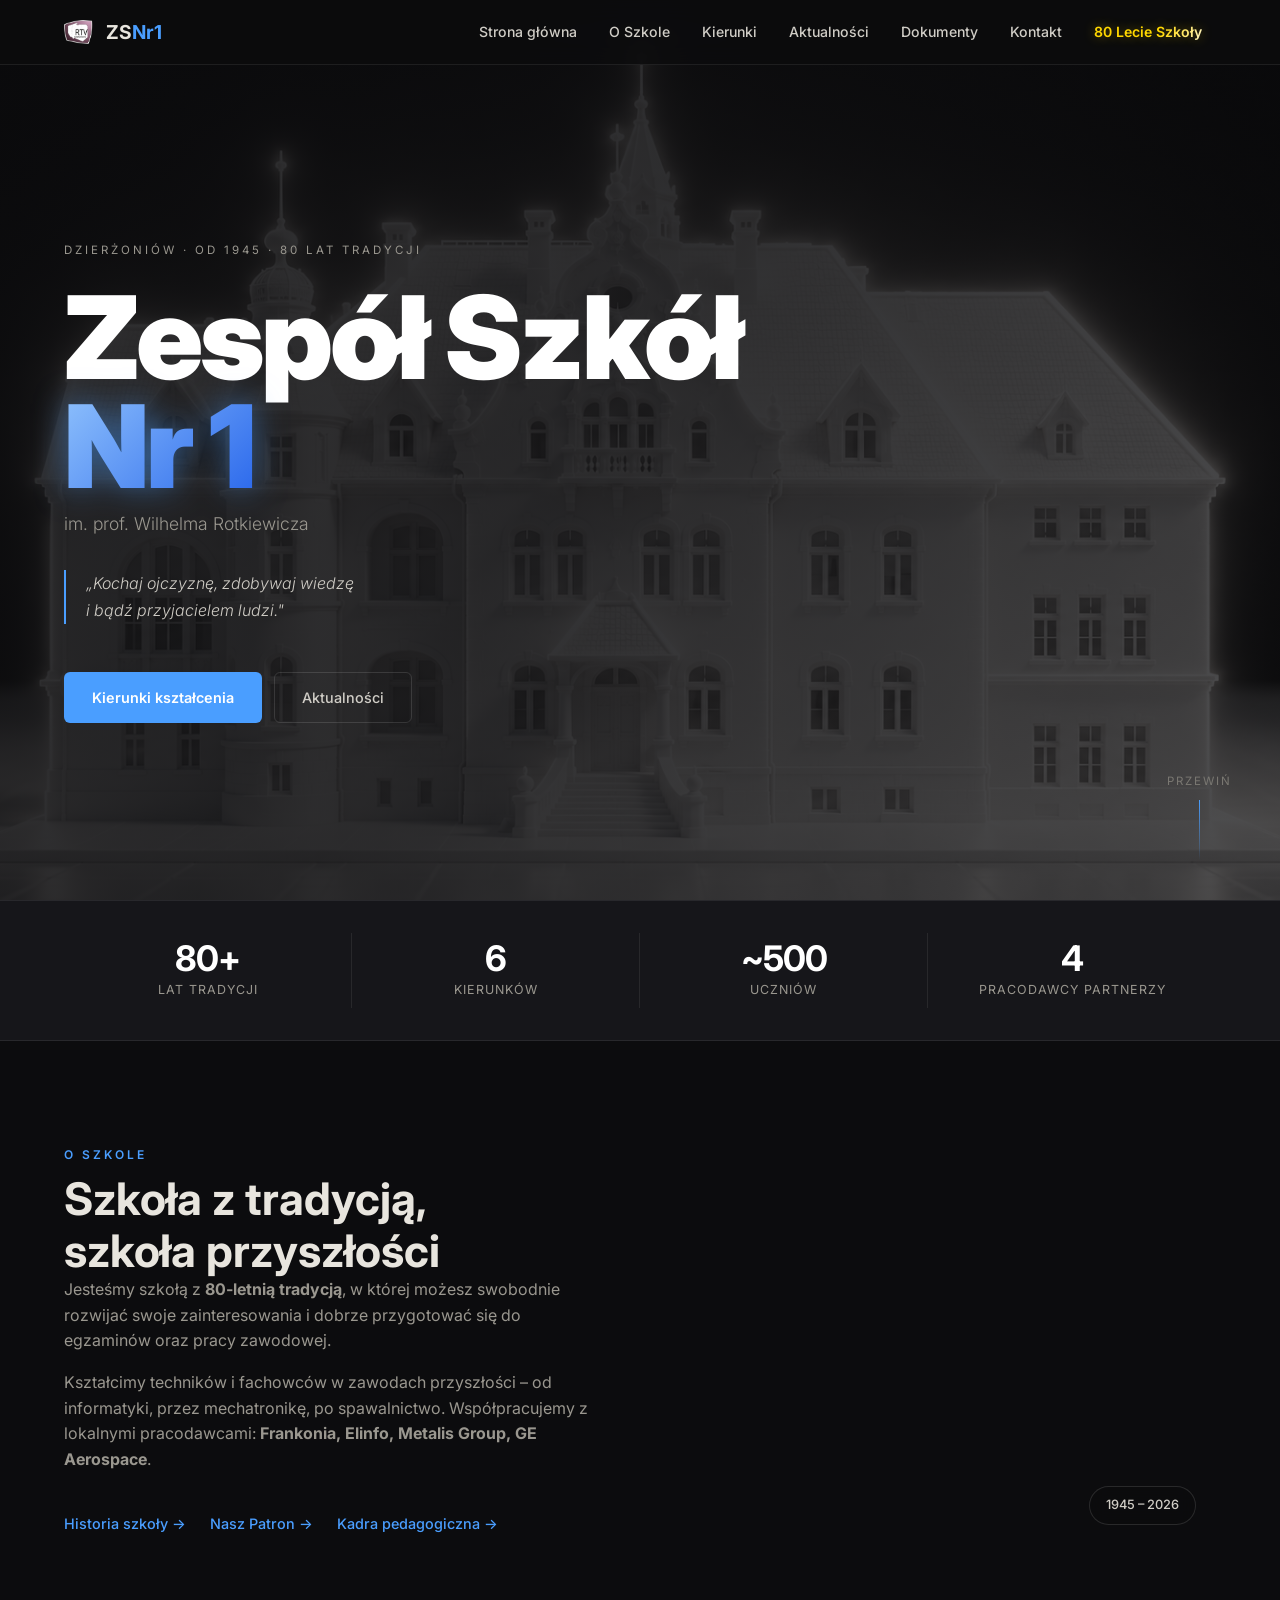
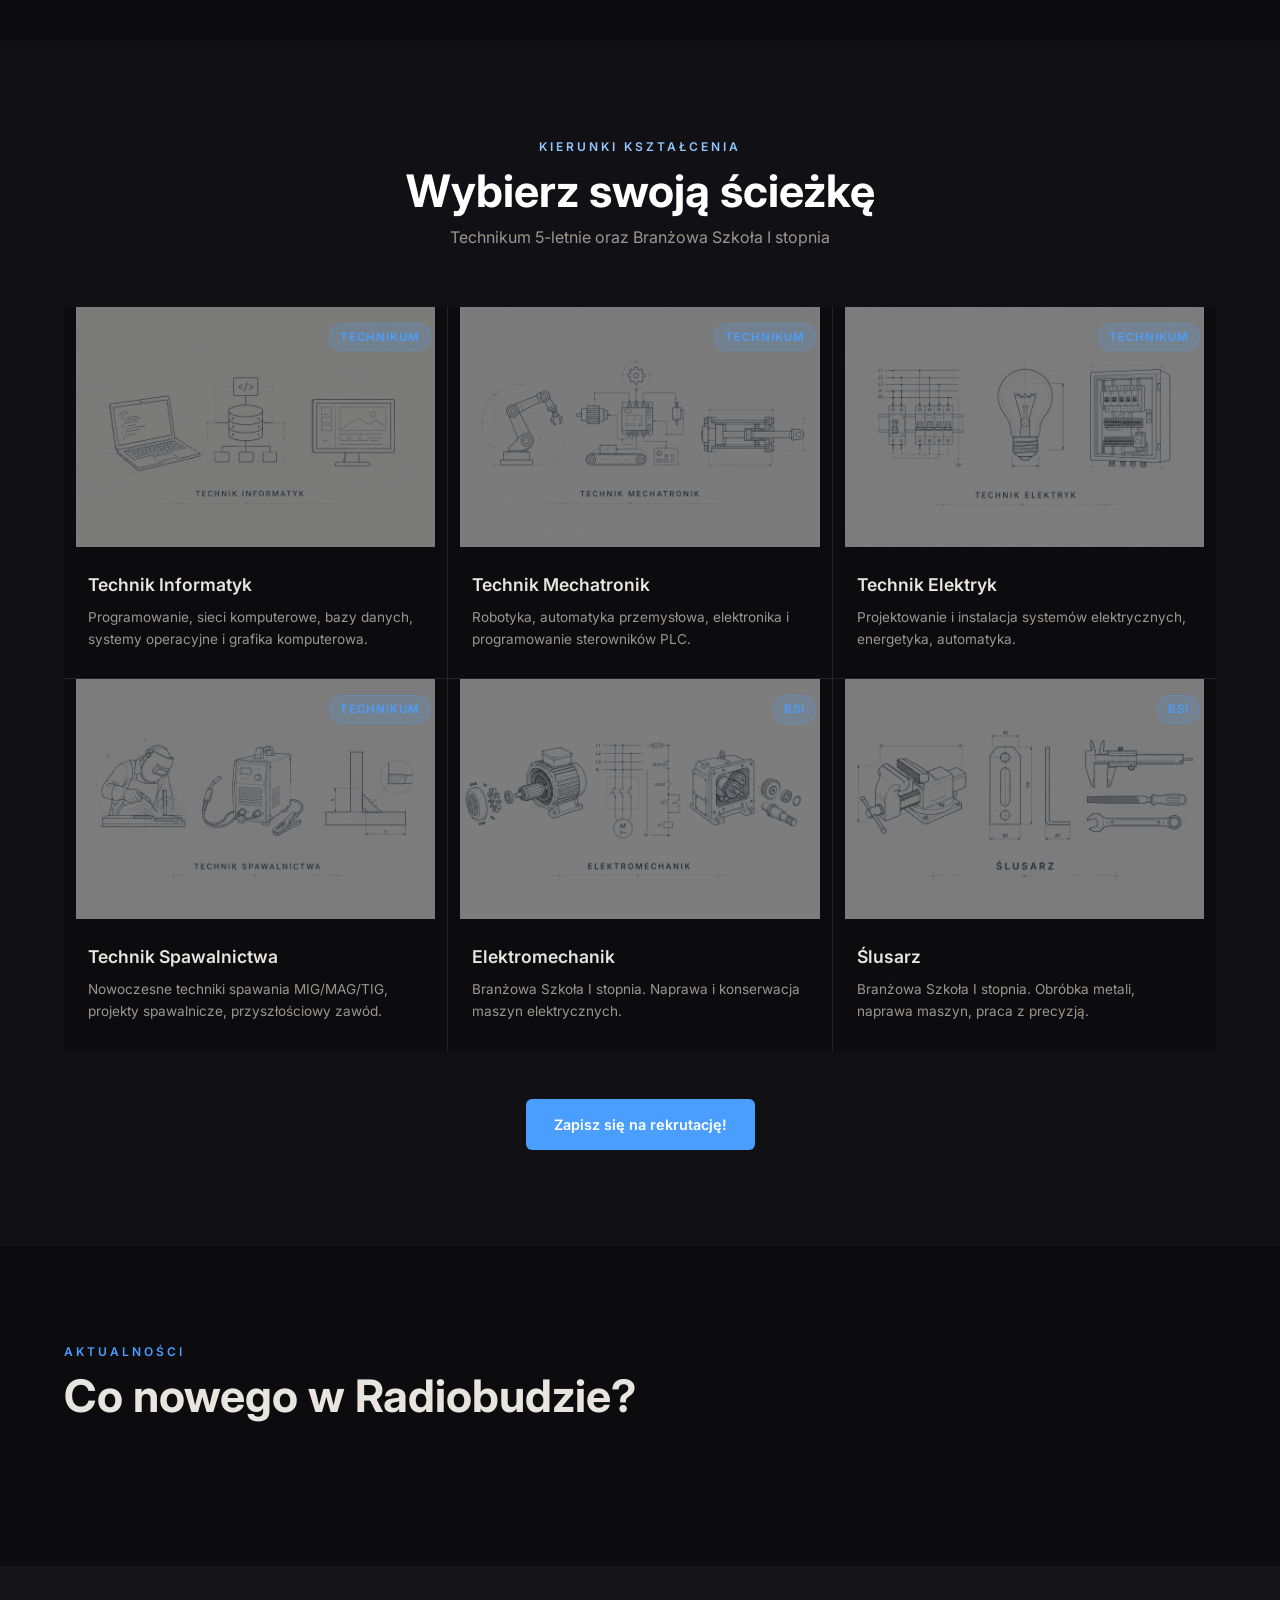
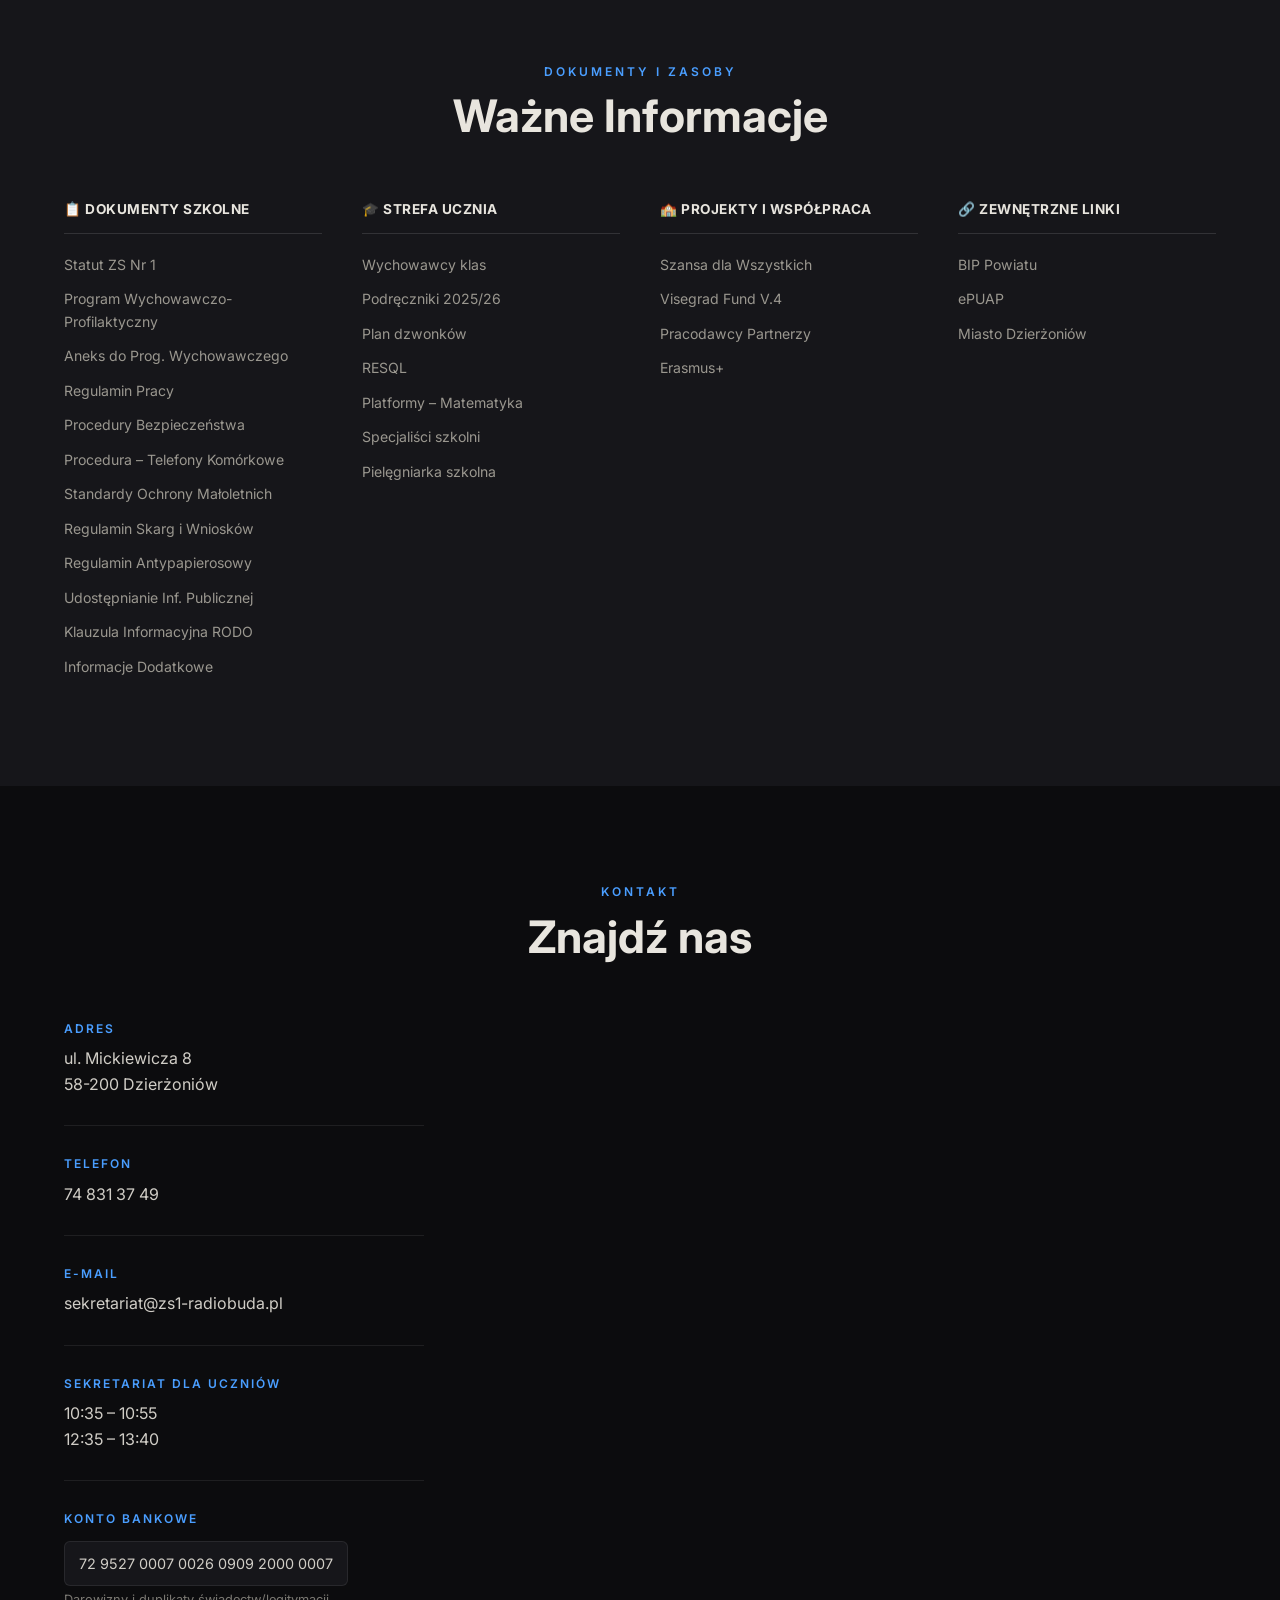
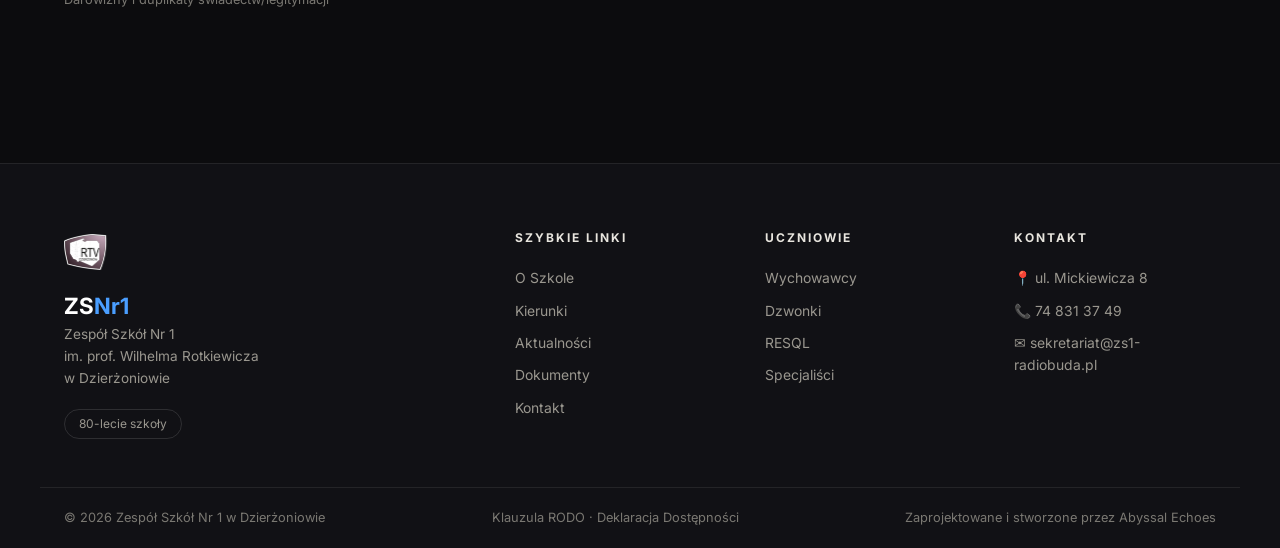
<file: index.html>
<!DOCTYPE html>
<html lang="pl">

<head>
  <meta charset="UTF-8">
  <meta name="viewport" content="width=device-width, initial-scale=1.0">
  <title>Radiobuda – Zespół Szkół Nr 1 w Dzierżoniowie</title>
  <meta name="description"
    content="Oficjalna strona Zespołu Szkół Nr 1 im. prof. Wilhelma Rotkiewicza w Dzierżoniowie. Kształcenie zawodowe na najwyższym poziomie.">
  <link rel="preconnect" href="https://fonts.googleapis.com">
  <link
    href="https://fonts.googleapis.com/css2?family=Inter:ital,wght@0,300;0,400;0,500;0,600;0,700;0,900;1,300&display=swap"
    rel="stylesheet">
  <link rel="stylesheet" href="styles.css">
  <link rel="shortcut icon" href="assets/logo.jpg">
</head>

<body>

  <nav class="nav" id="nav">
    <div class="nav-wrap">
      <a href="#" class="nav-logo">
        <img src="assets/logo.jpg" alt="Logo ZS Nr 1" class="nav-logo-img">
        <span>ZS<em>Nr1</em></span>
      </a>
      <button class="burger" id="burger" aria-label="Menu">
        <span></span><span></span><span></span>
      </button>
      <ul class="nav-links" id="nav-links">
        <li><a href="#" class="nav-link">Strona główna</a></li>
        <li><a href="#o-szkole" class="nav-link">O Szkole</a></li>
        <li><a href="#kierunki" class="nav-link">Kierunki</a></li>
        <li><a href="#aktualnosci" class="nav-link">Aktualności</a></li>
        <li><a href="#dokumenty" class="nav-link">Dokumenty</a></li>
        <li><a href="#kontakt" class="nav-link">Kontakt</a></li>
        <li><a href="80lecie.html" class="nav-link nav-link-gold">80 Lecie Szkoły</a></li>
      </ul>
    </div>
  </nav>

  <header class="hero" id="home">
    <div class="hero-img-wrap">
      <img src="assets/building1renderv2.png" alt="Szkoła" class="hero-photo">
      <div class="hero-clay-overlay"></div>
    </div>
    <div class="hero-content">
      <p class="hero-eyebrow">Dzierżoniów · od 1945 · 80 lat tradycji</p>
      <h1 class="hero-title">Zespół Szkół<br><span>Nr&nbsp;1</span></h1>
      <p class="hero-sub">im. prof. Wilhelma Rotkiewicza</p>
      <blockquote class="hero-motto">
        „Kochaj ojczyznę, zdobywaj wiedzę<br>i bądź przyjacielem ludzi."
      </blockquote>
      <div class="hero-actions">
        <a href="#kierunki" class="btn-primary">Kierunki kształcenia</a>
        <a href="#aktualnosci" class="btn-ghost">Aktualności</a>
      </div>
    </div>
    <div class="hero-scroll-hint">
      <span>Przewiń</span>
      <div class="hero-scroll-line"></div>
    </div>
  </header>

  <section class="stats-strip">
    <div class="wrap">
      <div class="stats-grid">
        <div class="stat-item">
          <strong>80+</strong>
          <span>lat tradycji</span>
        </div>
        <div class="stat-item">
          <strong>6</strong>
          <span>kierunków</span>
        </div>
        <div class="stat-item">
          <strong>~500</strong>
          <span>uczniów</span>
        </div>
        <div class="stat-item">
          <strong>4</strong>
          <span>pracodawcy partnerzy</span>
        </div>
      </div>
    </div>
  </section>

  <section class="section" id="o-szkole">
    <div class="wrap">
      <div class="section-split">
        <div class="split-text">
          <p class="section-eyebrow">O Szkole</p>
          <h2>Szkoła z tradycją,<br>szkoła przyszłości</h2>
          <p class="body-text">Jesteśmy szkołą z <strong>80-letnią tradycją</strong>, w której możesz swobodnie rozwijać
            swoje zainteresowania i dobrze przygotować się do egzaminów oraz pracy zawodowej.</p>
          <p class="body-text">Kształcimy techników i fachowców w zawodach przyszłości – od informatyki, przez
            mechatronikę, po spawalnictwo. Współpracujemy z lokalnymi pracodawcami: <strong>Frankonia, Elinfo, Metalis
              Group, GE Aerospace</strong>.</p>
          <div class="about-links">
            <a href="historia.html" class="link-arrow">Historia szkoły →</a>
            <a href="patron.html" class="link-arrow">Nasz Patron →</a>
            <a href="kadra.html" class="link-arrow">Kadra pedagogiczna →</a>
          </div>
        </div>
        <div class="split-visual">
          <div class="clay-card-school">
            <iframe
              src="https://www.youtube.com/embed/3NzJqb3Ry3Y?autoplay=1&mute=1&loop=1&playlist=3NzJqb3Ry3Y&controls=0&rel=0&start=122"
              title="Szkoła Wideo" frameborder="0"
              allow="accelerometer; autoplay; clipboard-write; encrypted-media; gyroscope; picture-in-picture"
              allowfullscreen
              style="width: 100%; height: 400px; filter: grayscale(0) brightness(1.05); pointer-events: none;"></iframe>
            <div class="clay-year-badge">1945 – 2026</div>
          </div>
        </div>
      </div>
    </div>
  </section>

  <section class="section section-dark" id="kierunki">
    <div class="wrap">
      <div class="section-head">
        <p class="section-eyebrow light">Kierunki Kształcenia</p>
        <h2 class="light">Wybierz swoją ścieżkę</h2>
        <p class="section-desc light">Technikum 5-letnie oraz Branżowa Szkoła I stopnia</p>
      </div>
      <div class="courses-grid">
        <div class="course-card">
          <div class="course-img">
            <img src="assets/ti.png" alt="Technik Informatyk">
            <div class="course-clay-overlay"></div>
            <span class="course-badge">Technikum</span>
          </div>
          <div class="course-body">
            <h3>Technik Informatyk</h3>
            <p>Programowanie, sieci komputerowe, bazy danych, systemy operacyjne i grafika komputerowa.</p>
          </div>
        </div>
        <div class="course-card">
          <div class="course-img">
            <img src="assets/tm.png" alt="Technik Mechatronik">
            <div class="course-clay-overlay"></div>
            <span class="course-badge">Technikum</span>
          </div>
          <div class="course-body">
            <h3>Technik Mechatronik</h3>
            <p>Robotyka, automatyka przemysłowa, elektronika i programowanie sterowników PLC.</p>
          </div>
        </div>
        <div class="course-card">
          <div class="course-img">
            <img src="assets/te.png" alt="Technik Elektryk">
            <div class="course-clay-overlay"></div>
            <span class="course-badge">Technikum</span>
          </div>
          <div class="course-body">
            <h3>Technik Elektryk</h3>
            <p>Projektowanie i instalacja systemów elektrycznych, energetyka, automatyka.</p>
          </div>
        </div>
        <div class="course-card">
          <div class="course-img">
            <img src="assets/ts.png" alt="Technik Spawalnictwa">
            <div class="course-clay-overlay"></div>
            <span class="course-badge">Technikum</span>
          </div>
          <div class="course-body">
            <h3>Technik Spawalnictwa</h3>
            <p>Nowoczesne techniki spawania MIG/MAG/TIG, projekty spawalnicze, przyszłościowy zawód.</p>
          </div>
        </div>
        <div class="course-card">
          <div class="course-img">
            <img src="assets/em.png" alt="Elektromechanik">
            <div class="course-clay-overlay"></div>
            <span class="course-badge">BSI</span>
          </div>
          <div class="course-body">
            <h3>Elektromechanik</h3>
            <p>Branżowa Szkoła I stopnia. Naprawa i konserwacja maszyn elektrycznych.</p>
          </div>
        </div>
        <div class="course-card">
          <div class="course-img">
            <img src="assets/sl.png" alt="Ślusarz">
            <div class="course-clay-overlay"></div>
            <span class="course-badge">BSI</span>
          </div>
          <div class="course-body">
            <h3>Ślusarz</h3>
            <p>Branżowa Szkoła I stopnia. Obróbka metali, naprawa maszyn, praca z precyzją.</p>
          </div>
        </div>
      </div>
      <div class="courses-cta">
        <a href="https://dolnoslaskie.edu.com.pl/kandydat/app/index.xhtml" class="btn-primary" target="_blank"
          rel="noopener noreferrer">Zapisz się na rekrutację!</a>
      </div>
    </div>
  </section>

  <section class="section" id="aktualnosci">
    <div class="wrap">
      <div class="section-head-row">
        <div>
          <p class="section-eyebrow">Aktualności</p>
          <h2>Co nowego w Radiobudzie?</h2>
        </div>
        <div class="news-filters" id="news-filters">
        </div>
      </div>
      <div class="news-grid" id="news-grid">
      </div>
      <div id="news-empty" class="news-empty hidden">Brak aktualności w tej kategorii.</div>
    </div>
  </section>

  <section class="section section-clay" id="dokumenty">
    <div class="wrap">
      <div class="section-head">
        <p class="section-eyebrow">Dokumenty i Zasoby</p>
        <h2>Ważne Informacje</h2>
      </div>
      <div class="docs-grid">
        <div class="docs-col">
          <h4>📋 Dokumenty Szkolne</h4>
          <ul>
            <li><a href="docs/Statut-ZS-Nr-1.pdf" target="_blank" rel="noopener">Statut ZS Nr 1</a></li>
            <li><a href="docs/Program-wychowawczo-profilaktyczny-2025-2026.pdf" target="_blank" rel="noopener">Program
                Wychowawczo-Profilaktyczny</a></li>
            <li><a href="docs/ANEKS-DO-PROGRAMU-PROFILAKTYCZNO-WYCHOWAWCZEGO-2025-2026.pdf" target="_blank"
                rel="noopener">Aneks do Prog. Wychowawczego</a></li>
            <li><a href="docs/regulamin pracy.pdf" target="_blank" rel="noopener">Regulamin Pracy</a></li>
            <li><a href="docs/procedury_bezpieczeństwa_Radiobuda.pdf" target="_blank" rel="noopener">Procedury
                Bezpieczeństwa</a></li>
            <li><a href="docs/procdeura-telefony-komórkowe-1.pdf" target="_blank" rel="noopener">Procedura – Telefony
                Komórkowe</a></li>
            <li><a href="docs/Standardy-ochrony-małoletnich-wersja-zupełna.pdf" target="_blank" rel="noopener">Standardy
                Ochrony Małoletnich</a></li>
            <li><a href="docs/regulamin-skarg-i-wniosków-2.pdf" target="_blank" rel="noopener">Regulamin Skarg i
                Wniosków</a></li>
            <li><a href="docs/regulamin-antypapierosy-pdf.io_.pdf" target="_blank" rel="noopener">Regulamin
                Antypapierosowy</a></li>
            <li><a href="docs/regulamin-udostęp-inf-publ-skonwertowany-1.pdf" target="_blank"
                rel="noopener">Udostępnianie Inf. Publicznej</a></li>
            <li><a href="docs/zs_nr_1_klauzula_informacyjna..pdf" target="_blank" rel="noopener">Klauzula Informacyjna
                RODO</a></li>
            <li><a href="docs/na-stronę-skonwertowany.pdf" target="_blank" rel="noopener">Informacje Dodatkowe</a></li>
          </ul>
        </div>
        <div class="docs-col">
          <h4>🎓 Strefa Ucznia</h4>
          <ul>
            <li><a href="uczniowie/wychowawcy.html">Wychowawcy klas</a></li>
            <li><a href="docs/Podręczniki-2025-2026-2.pdf" target="_blank" rel="noopener">Podręczniki 2025/26</a></li>
            <li><a href="uczniowie/dzwonki.html">Plan dzwonków</a></li>
            <li><a href="uczniowie/resql.html">RESQL</a></li>
            <li><a href="uczniowie/matematyka.html">Platformy – Matematyka</a></li>
            <li><a href="uczniowie/specjalisci.html">Specjaliści szkolni</a></li>
            <li><a href="uczniowie/pielegniarki.html">Pielęgniarka szkolna</a></li>
          </ul>
        </div>
        <div class="docs-col">
          <h4>🏫 Projekty i Współpraca</h4>
          <ul>
            <li><a href="docs/szansa-dla-wszystkich.pdf" target="_blank" rel="noopener">Szansa dla Wszystkich</a></li>
            <li><a href="docs/visegrad.pdf" target="_blank" rel="noopener">Visegrad Fund V.4</a></li>
            <li><a href="wspolpraca/pracodawcy.html">Pracodawcy Partnerzy</a></li>
            <li><a href="wspolpraca/erasmus.html">Erasmus+</a></li>
          </ul>
        </div>
        <div class="docs-col">
          <h4>🔗 Zewnętrzne Linki</h4>
          <ul>
            <li><a href="https://bip.pow.dzierzoniow.pl/artykul/165/136/informacje-podstawowe" target="_blank"
                rel="noopener">BIP Powiatu</a></li>
            <li><a href="https://epuap.gov.pl/wps/portal/strefa-klienta/katalog-spraw/profil-urzedu/radiobuda"
                target="_blank" rel="noopener">ePUAP</a></li>
            <li><a href="https://dzierzoniow.pl" target="_blank" rel="noopener">Miasto Dzierżoniów</a></li>
          </ul>
        </div>
      </div>
    </div>
  </section>

  <section class="section" id="kontakt">
    <div class="wrap">
      <div class="section-head">
        <p class="section-eyebrow">Kontakt</p>
        <h2>Znajdź nas</h2>
      </div>
      <div class="contact-grid">
        <div class="contact-info">
          <div class="contact-block">
            <h4>Adres</h4>
            <p>ul. Mickiewicza 8<br>58-200 Dzierżoniów</p>
          </div>
          <div class="contact-block">
            <h4>Telefon</h4>
            <p><a href="tel:+48748313749">74 831 37 49</a></p>
          </div>
          <div class="contact-block">
            <h4>E-mail</h4>
            <p><a href="mailto:sekretariat@zs1-radiobuda.pl">sekretariat@zs1-radiobuda.pl</a></p>
          </div>
          <div class="contact-block">
            <h4>Sekretariat dla uczniów</h4>
            <p>10:35 – 10:55<br>12:35 – 13:40</p>
          </div>
          <div class="contact-block">
            <h4>Konto bankowe</h4>
            <p class="account">72 9527 0007 0026 0909 2000 0007</p>
            <br>
            <small>Darowizny i duplikaty świadectw/legitymacji</small>
          </div>
        </div>
        <div class="contact-map">
          <iframe
            src="https://www.google.com/maps/embed?pb=!1m14!1m12!1m3!1d269.44300661593076!2d16.64517696510597!3d50.729424534312265!2m3!1f0!2f0!3f0!3m2!1i1024!2i768!4f13.1!5e1!3m2!1spl!2spl!4v1777152801628!5m2!1spl!2spl"
            width="100%" height="360" style="border:0;border-radius:8px" allowfullscreen loading="lazy"
            referrerpolicy="no-referrer-when-downgrade" title="Mapa dojazdu">
          </iframe>
        </div>
      </div>
    </div>
  </section>

  <footer class="footer">
    <div class="wrap footer-inner">
      <div class="footer-brand">
        <img src="assets/logo.jpg" alt="Logo" class="footer-logo-img">
        <div>
          <div class="footer-logo-text">ZS<em>Nr1</em></div>
          <p>Zespół Szkół Nr 1<br>im. prof. Wilhelma Rotkiewicza<br>w Dzierżoniowie</p>
        </div>
        <div class="footer-anniversary">80-lecie szkoły</div>
      </div>
      <div class="footer-col">
        <h5>Szybkie linki</h5>
        <ul>
          <li><a href="#o-szkole">O Szkole</a></li>
          <li><a href="#kierunki">Kierunki</a></li>
          <li><a href="#aktualnosci">Aktualności</a></li>
          <li><a href="#dokumenty">Dokumenty</a></li>
          <li><a href="#kontakt">Kontakt</a></li>
        </ul>
      </div>
      <div class="footer-col">
        <h5>Uczniowie</h5>
        <ul>
          <li><a href="uczniowie/wychowawcy.html">Wychowawcy</a></li>
          <li><a href="uczniowie/dzwonki.html">Dzwonki</a></li>
          <li><a href="uczniowie/resql.html">RESQL</a></li>
          <li><a href="uczniowie/specjalisci.html">Specjaliści</a></li>
        </ul>
      </div>
      <div class="footer-col">
        <h5>Kontakt</h5>
        <ul>
          <li>📍 ul. Mickiewicza 8</li>
          <li>📞 <a href="tel:+48748313749">74 831 37 49</a></li>
          <li>✉ <a href="mailto:sekretariat@zs1-radiobuda.pl">sekretariat@zs1-radiobuda.pl</a></li>
        </ul>
      </div>
    </div>
    <div class="footer-bottom">
      <p>&copy; 2026 Zespół Szkół Nr 1 w Dzierżoniowie</p>
      <p><a href="docs/rodo.pdf">Klauzula RODO</a> · <a href="dostepnosc.html">Deklaracja Dostępności</a></p>
      <p>Zaprojektowane i stworzone przez <a href="https://abyssalechoes.com/" target="_blank" rel="noopener">Abyssal
          Echoes</a></p>
    </div>
  </footer>

  <script src="script.js"></script>
</body>

</html>
</file>
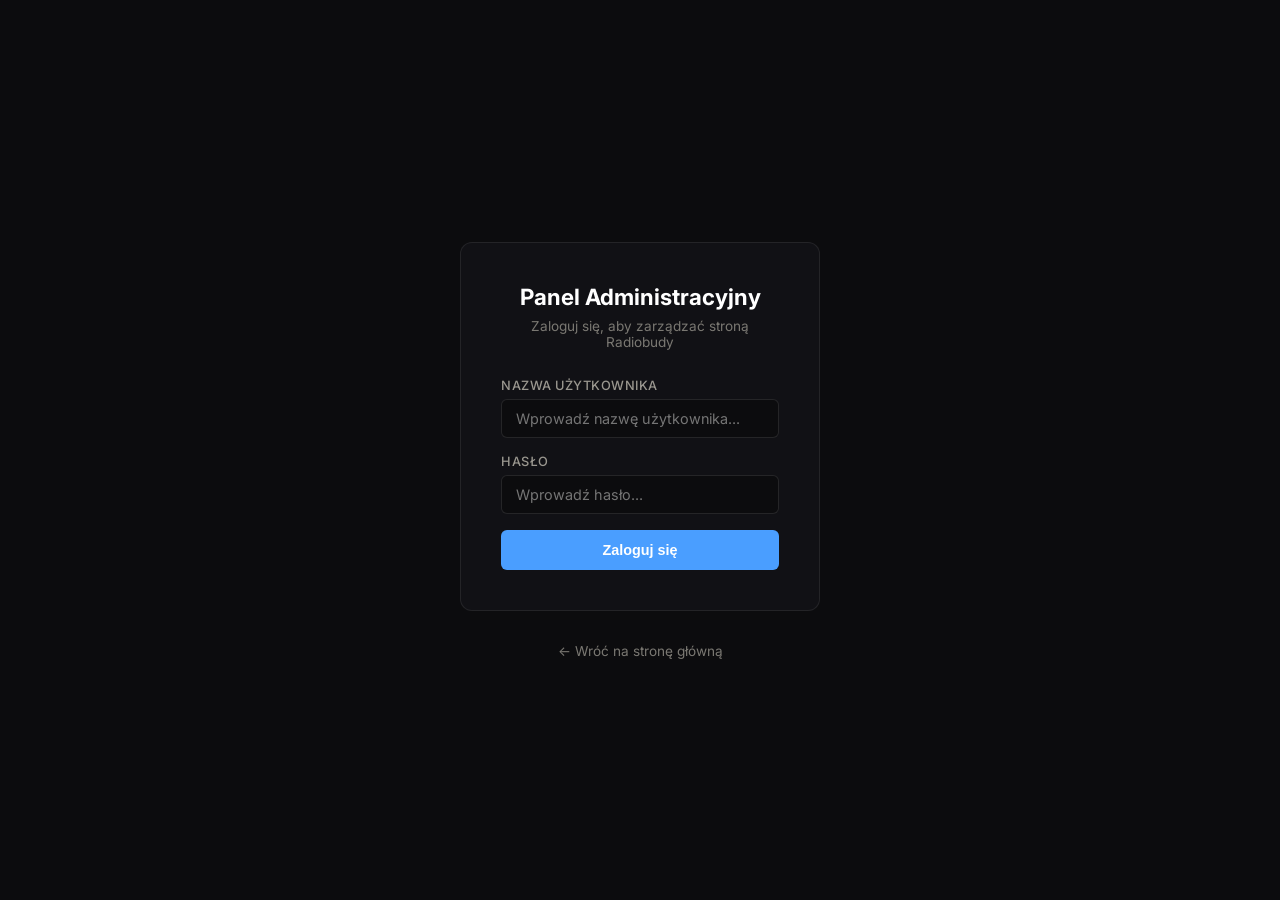
<file: admin.html>
<!DOCTYPE html>
<html lang="pl">
<head>
<meta charset="UTF-8">
<meta name="viewport" content="width=device-width, initial-scale=1.0">
<title>Panel Administracyjny – Radiobuda</title>
<link rel="preconnect" href="https://fonts.googleapis.com">
<link href="https://fonts.googleapis.com/css2?family=Inter:wght@300;400;500;600;700&display=swap" rel="stylesheet">
<style>
*{margin:0;padding:0;box-sizing:border-box}
body{font-family:'Inter',sans-serif;background:#0c0c0e;color:#e8e6e0;min-height:100vh}
a{color:#4a9eff;text-decoration:none}
.admin-nav{background:#111115;border-bottom:1px solid rgba(255,255,255,.08);padding:0 32px;height:56px;display:flex;align-items:center;justify-content:space-between}
.admin-nav-logo{font-weight:700;color:#fff;font-size:1rem}
.admin-nav-logo em{color:#4a9eff;font-style:normal}
.admin-nav-links{display:flex;gap:16px;align-items:center}
.admin-nav-links a{font-size:.85rem;color:#7a7872}
.admin-nav-links a:hover{color:#fff}

#login-screen{min-height:100vh;display:flex;align-items:center;justify-content:center;flex-direction:column;gap:32px}
.login-box{background:#111115;border:1px solid rgba(255,255,255,.08);border-radius:12px;padding:40px;width:360px;text-align:center}
.login-box h1{font-size:1.4rem;margin-bottom:8px;color:#fff}
.login-box p{font-size:.85rem;color:#7a7872;margin-bottom:28px}
.form-group{text-align:left;margin-bottom:16px}
.form-group label{font-size:.8rem;font-weight:500;color:#9a978f;display:block;margin-bottom:6px;letter-spacing:.5px;text-transform:uppercase}
.form-group input,.form-group textarea,.form-group select{width:100%;padding:10px 14px;background:#0c0c0e;border:1px solid rgba(255,255,255,.1);border-radius:6px;color:#e8e6e0;font-size:.9rem;font-family:'Inter',sans-serif;transition:border-color .2s}
.form-group input:focus,.form-group textarea:focus,.form-group select:focus{outline:none;border-color:#4a9eff}
.form-group textarea{resize:vertical;min-height:100px}
.btn-login{width:100%;padding:12px;background:#4a9eff;color:#fff;border:none;border-radius:6px;font-weight:600;font-size:.9rem;cursor:pointer;transition:background .2s}
.btn-login:hover{background:#2563eb}
.login-error{background:rgba(239,68,68,.1);border:1px solid rgba(239,68,68,.2);color:#fca5a5;padding:10px;border-radius:6px;font-size:.85rem;margin-bottom:16px;display:none}

#admin-panel{display:none;min-height:100vh}
.admin-body{display:grid;grid-template-columns:240px 1fr;min-height:calc(100vh - 56px)}
.sidebar{background:#111115;border-right:1px solid rgba(255,255,255,.08);padding:24px 0}
.sidebar-item{display:block;padding:12px 24px;font-size:.88rem;color:#7a7872;cursor:pointer;transition:all .2s;border-left:2px solid transparent}
.sidebar-item:hover{color:#e8e6e0;background:rgba(255,255,255,.04)}
.sidebar-item.active{color:#4a9eff;border-left-color:#4a9eff;background:rgba(74,158,255,.06)}
.admin-main{padding:40px}
.admin-section{display:none}
.admin-section.visible{display:block}
.admin-section h2{font-size:1.4rem;font-weight:700;color:#fff;margin-bottom:24px}

.articles-header{display:flex;justify-content:space-between;align-items:center;margin-bottom:24px}
.btn-add{padding:10px 20px;background:#4a9eff;color:#fff;border:none;border-radius:6px;font-size:.85rem;font-weight:600;cursor:pointer;transition:background .2s}
.btn-add:hover{background:#2563eb}
.articles-table{width:100%;border-collapse:collapse}
.articles-table th{text-align:left;padding:12px 16px;font-size:.75rem;font-weight:600;text-transform:uppercase;letter-spacing:.5px;color:#7a7872;border-bottom:1px solid rgba(255,255,255,.08)}
.articles-table td{padding:16px;font-size:.88rem;color:#9a978f;border-bottom:1px solid rgba(255,255,255,.05);vertical-align:middle}
.articles-table tr:hover td{background:rgba(255,255,255,.02)}
.article-title-cell{color:#e8e6e0;font-weight:500;max-width:300px}
.cat-badge{display:inline-block;padding:2px 10px;border-radius:20px;font-size:.72rem;font-weight:600;background:rgba(74,158,255,.1);border:1px solid rgba(74,158,255,.2);color:#4a9eff}
.btn-edit{padding:6px 12px;background:none;border:1px solid rgba(255,255,255,.12);color:#9a978f;border-radius:4px;font-size:.78rem;cursor:pointer;transition:all .2s;margin-right:6px}
.btn-edit:hover{border-color:#4a9eff;color:#4a9eff}
.btn-delete{padding:6px 12px;background:none;border:1px solid rgba(239,68,68,.2);color:#f87171;border-radius:4px;font-size:.78rem;cursor:pointer;transition:all .2s}
.btn-delete:hover{background:rgba(239,68,68,.1)}

.modal-overlay{display:none;position:fixed;inset:0;background:rgba(0,0,0,.7);backdrop-filter:blur(4px);z-index:999;align-items:center;justify-content:center}
.modal-overlay.open{display:flex}
.modal{background:#111115;border:1px solid rgba(255,255,255,.1);border-radius:12px;padding:32px;width:580px;max-height:90vh;overflow-y:auto}
.modal h3{font-size:1.2rem;font-weight:700;color:#fff;margin-bottom:24px}
.modal-actions{display:flex;gap:12px;justify-content:flex-end;margin-top:24px}
.btn-cancel{padding:10px 20px;background:none;border:1px solid rgba(255,255,255,.12);color:#9a978f;border-radius:6px;font-size:.88rem;cursor:pointer;transition:all .2s}
.btn-cancel:hover{border-color:rgba(255,255,255,.25);color:#e8e6e0}
.btn-save{padding:10px 24px;background:#4a9eff;color:#fff;border:none;border-radius:6px;font-size:.88rem;font-weight:600;cursor:pointer;transition:background .2s}
.btn-save:hover{background:#2563eb}

.download-box{background:#16161a;border:1px solid rgba(255,255,255,.06);border-radius:10px;padding:28px;margin-bottom:16px}
.download-box h4{font-size:.95rem;font-weight:600;color:#e8e6e0;margin-bottom:8px}
.download-box p{font-size:.85rem;color:#7a7872;margin-bottom:16px}
.toast{position:fixed;bottom:24px;right:24px;background:#4a9eff;color:#fff;padding:12px 24px;border-radius:8px;font-size:.9rem;transform:translateY(80px);opacity:0;transition:all .3s;z-index:9999}
.toast.show{transform:translateY(0);opacity:1}
</style>
</head>
<body>

<div id="login-screen">
  <div class="login-box">
    <h1>Panel Administracyjny</h1>
    <p>Zaloguj się, aby zarządzać stroną Radiobudy</p>
    <div class="login-error" id="login-error">Nieprawidłowe hasło. Spróbuj ponownie.</div>
    <div class="form-group">
      <label>Nazwa użytkownika</label>
      <input type="text" id="username-input" placeholder="Wprowadź nazwę użytkownika..." autocomplete="username">
    </div>
    <div class="form-group">
      <label>Hasło</label>
      <input type="password" id="password-input" placeholder="Wprowadź hasło..." autocomplete="current-password">
    </div>
    <button class="btn-login" onclick="login()">Zaloguj się</button>
  </div>
  <a href="index.html" style="font-size:.85rem;color:#7a7872">← Wróć na stronę główną</a>
</div>

<div id="admin-panel">
  <nav class="admin-nav">
    <div class="admin-nav-logo">Radiobuda <em>Admin</em></div>
    <div class="admin-nav-links">
      <a href="index.html" target="_blank">Podgląd strony →</a>
      <a href="#" onclick="logout()" style="color:#f87171">Wyloguj</a>
    </div>
  </nav>
  <div class="admin-body">
    <div class="sidebar">
      <div class="sidebar-item active" onclick="showSection('articles')">📰 Aktualności</div>
    </div>
    <div class="admin-main">

      <div class="admin-section visible" id="section-articles">
        <div class="articles-header">
          <h2>Aktualności</h2>
          <button class="btn-add" onclick="openModal()">+ Dodaj artykuł</button>
        </div>
        <table class="articles-table">
          <thead>
            <tr>
              <th>Tytuł</th>
              <th>Data</th>
              <th>Kategoria</th>
              <th>Akcje</th>
            </tr>
          </thead>
          <tbody id="articles-tbody"></tbody>
        </table>
      </div>


    </div>
  </div>
</div>

<div class="modal-overlay" id="modal">
  <div class="modal">
    <h3 id="modal-title">Nowy artykuł</h3>
    <input type="hidden" id="edit-id">
    <div class="form-group">
      <label>Tytuł *</label>
      <input type="text" id="form-title" placeholder="Tytuł artykułu...">
    </div>
    <div class="form-group">
      <label>Data *</label>
      <input type="date" id="form-date">
    </div>
    <div class="form-group">
      <label>Kategoria *</label>
      <select id="form-category">
        <option>Sukcesy</option>
        <option>Sport</option>
        <option>Edukacja</option>
        <option>Wydarzenie</option>
      </select>
    </div>
    <div class="form-group">
      <label>Skrót (krótki opis)</label>
      <textarea id="form-excerpt" rows="3" placeholder="Krótki opis artykułu (wyświetlany na liście)..."></textarea>
    </div>
    <div class="form-group">
      <label>Treść artykułu</label>
      <textarea id="form-content" rows="6" placeholder="Pełna treść artykułu..."></textarea>
    </div>
    <div class="form-group">
      <label>Ścieżka do zdjęcia</label>
      <input type="text" id="form-image" placeholder="np. assets/news7.jpg">
    </div>
    <div class="modal-actions">
      <button class="btn-cancel" onclick="closeModal()">Anuluj</button>
      <button class="btn-save" onclick="saveArticle()">Zapisz artykuł</button>
    </div>
  </div>
</div>

<div class="toast" id="toast"></div>

<script>
let articles = [];

window.onload = async () => {
  try {
    const r = await fetch('api/check_session.php');
    const res = await r.json();
    if(res.logged_in) {
      document.getElementById('login-screen').style.display='none';
      document.getElementById('admin-panel').style.display='block';
      loadArticles();
    }
  } catch(e) {}
};

async function login(){
  const user = document.getElementById('username-input').value;
  const pass = document.getElementById('password-input').value;
  try {
    const r = await fetch('api/login.php', {
      method: 'POST',
      headers: {'Content-Type': 'application/json'},
      body: JSON.stringify({username: user, password: pass})
    });
    const res = await r.json();
    if(res.success){
      document.getElementById('login-screen').style.display='none';
      document.getElementById('admin-panel').style.display='block';
      loadArticles();
    } else {
      const err = document.getElementById('login-error');
      err.textContent = res.message || 'Błąd logowania';
      err.style.display='block';
    }
  } catch(e) {
    const err = document.getElementById('login-error');
    err.textContent = 'Błąd połączenia z serwerem';
    err.style.display='block';
  }
}

document.getElementById('password-input').addEventListener('keydown',e=>{if(e.key==='Enter')login()});
document.getElementById('username-input').addEventListener('keydown',e=>{if(e.key==='Enter')login()});

async function logout(){
  await fetch('api/logout.php');
  document.getElementById('admin-panel').style.display='none';
  document.getElementById('login-screen').style.display='flex';
  document.getElementById('password-input').value='';
  document.getElementById('username-input').value='';
}

function showSection(name){
  document.querySelectorAll('.admin-section').forEach(s=>s.classList.remove('visible'));
  document.querySelectorAll('.sidebar-item').forEach(s=>s.classList.remove('active'));
  document.getElementById('section-'+name).classList.add('visible');
  event.target.classList.add('active');
}

async function loadArticles(){
  try{
    const r = await fetch('api/get_news.php');
    const data = await r.json();
    articles = data.articles || [];
  } catch(e){ articles=[]; }
  renderTable();
}

function renderTable(){
  const tbody = document.getElementById('articles-tbody');
  tbody.innerHTML = articles.map(a=>`
    <tr>
      <td class="article-title-cell">${a.title}</td>
      <td>${a.date}</td>
      <td><span class="cat-badge">${a.category}</span></td>
      <td>
        <button class="btn-edit" onclick="editArticle(${a.id})">Edytuj</button>
        <button class="btn-delete" onclick="deleteArticle(${a.id})">Usuń</button>
      </td>
    </tr>`).join('');
}

function openModal(id=null){
  document.getElementById('modal-title').textContent = id ? 'Edytuj artykuł' : 'Nowy artykuł';
  document.getElementById('edit-id').value = id||'';
  if(id){
    const a = articles.find(x=>x.id==id); // allow type coercion
    document.getElementById('form-title').value=a.title;
    document.getElementById('form-date').value=a.date;
    document.getElementById('form-category').value=a.category;
    document.getElementById('form-excerpt').value=a.excerpt;
    document.getElementById('form-content').value=a.content;
    document.getElementById('form-image').value=a.image;
  } else {
    document.getElementById('form-title').value='';
    document.getElementById('form-date').value=new Date().toISOString().split('T')[0];
    document.getElementById('form-category').value='Wydarzenie';
    document.getElementById('form-excerpt').value='';
    document.getElementById('form-content').value='';
    document.getElementById('form-image').value='';
  }
  document.getElementById('modal').classList.add('open');
}
function closeModal(){ document.getElementById('modal').classList.remove('open'); }
function editArticle(id){ openModal(id); }

async function saveArticle(){
  const id = document.getElementById('edit-id').value;
  const article = {
    title: document.getElementById('form-title').value.trim(),
    date: document.getElementById('form-date').value,
    category: document.getElementById('form-category').value,
    excerpt: document.getElementById('form-excerpt').value.trim(),
    content: document.getElementById('form-content').value.trim(),
    image: document.getElementById('form-image').value.trim()
  };
  if(id) article.id = id;

  if(!article.title||!article.date){ showToast('Tytuł i data są wymagane!'); return; }
  
  try {
    const method = id ? 'PUT' : 'POST';
    const r = await fetch('api/admin_news.php', {
      method: method,
      headers: {'Content-Type': 'application/json'},
      body: JSON.stringify(article)
    });
    const res = await r.json();
    if(res.success){
      closeModal();
      loadArticles();
      showToast('Artykuł zapisany!');
    } else {
      showToast(res.message || 'Błąd zapisywania');
    }
  } catch(e) {
    showToast('Błąd połączenia z serwerem');
  }
}

async function deleteArticle(id){
  if(!confirm('Usunąć ten artykuł?')) return;
  try {
    const r = await fetch('api/admin_news.php?id='+id, {method: 'DELETE'});
    const res = await r.json();
    if(res.success){
      loadArticles();
      showToast('Artykuł usunięty.');
    } else {
      showToast(res.message || 'Błąd usuwania');
    }
  } catch(e){
    showToast('Błąd połączenia z serwerem');
  }
}

function showToast(msg){
  const t = document.getElementById('toast');
  t.textContent=msg;
  t.classList.add('show');
  setTimeout(()=>t.classList.remove('show'),3500);
}
</script>
</body>
</html>
</file>
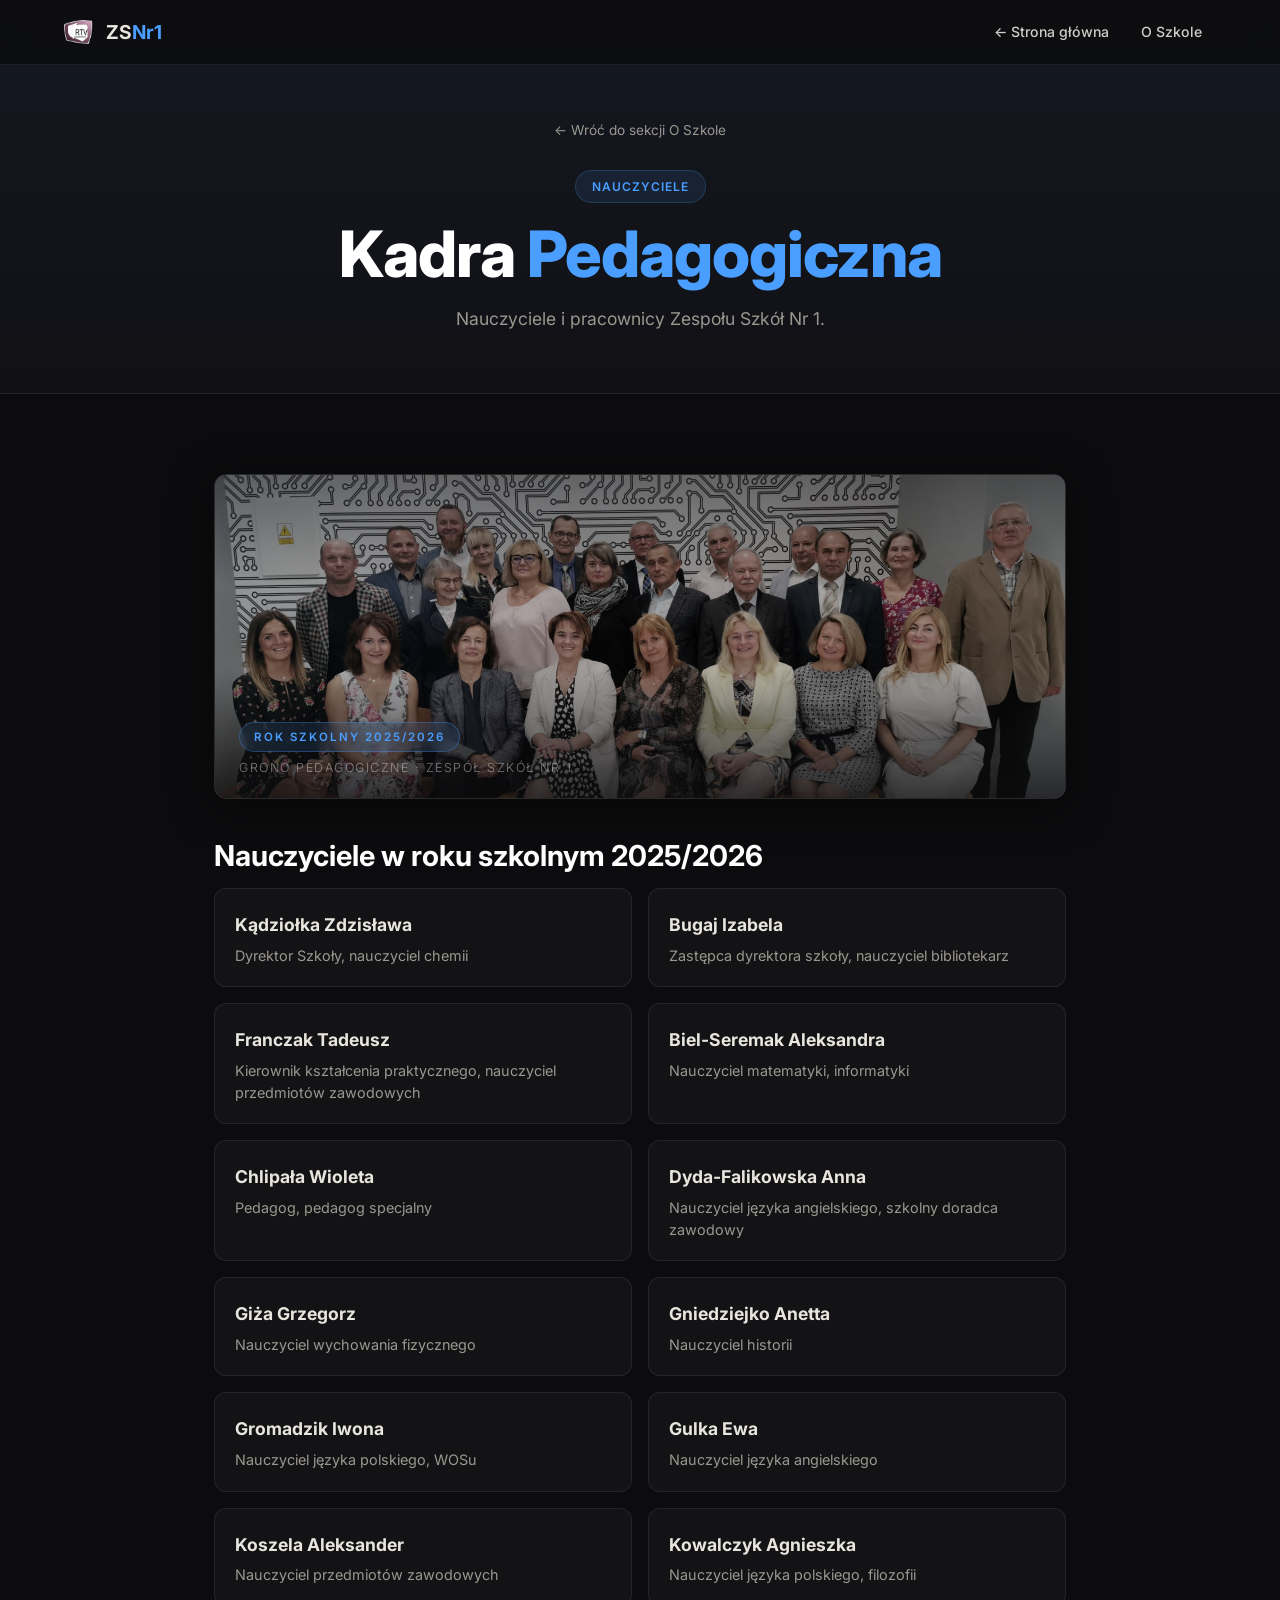
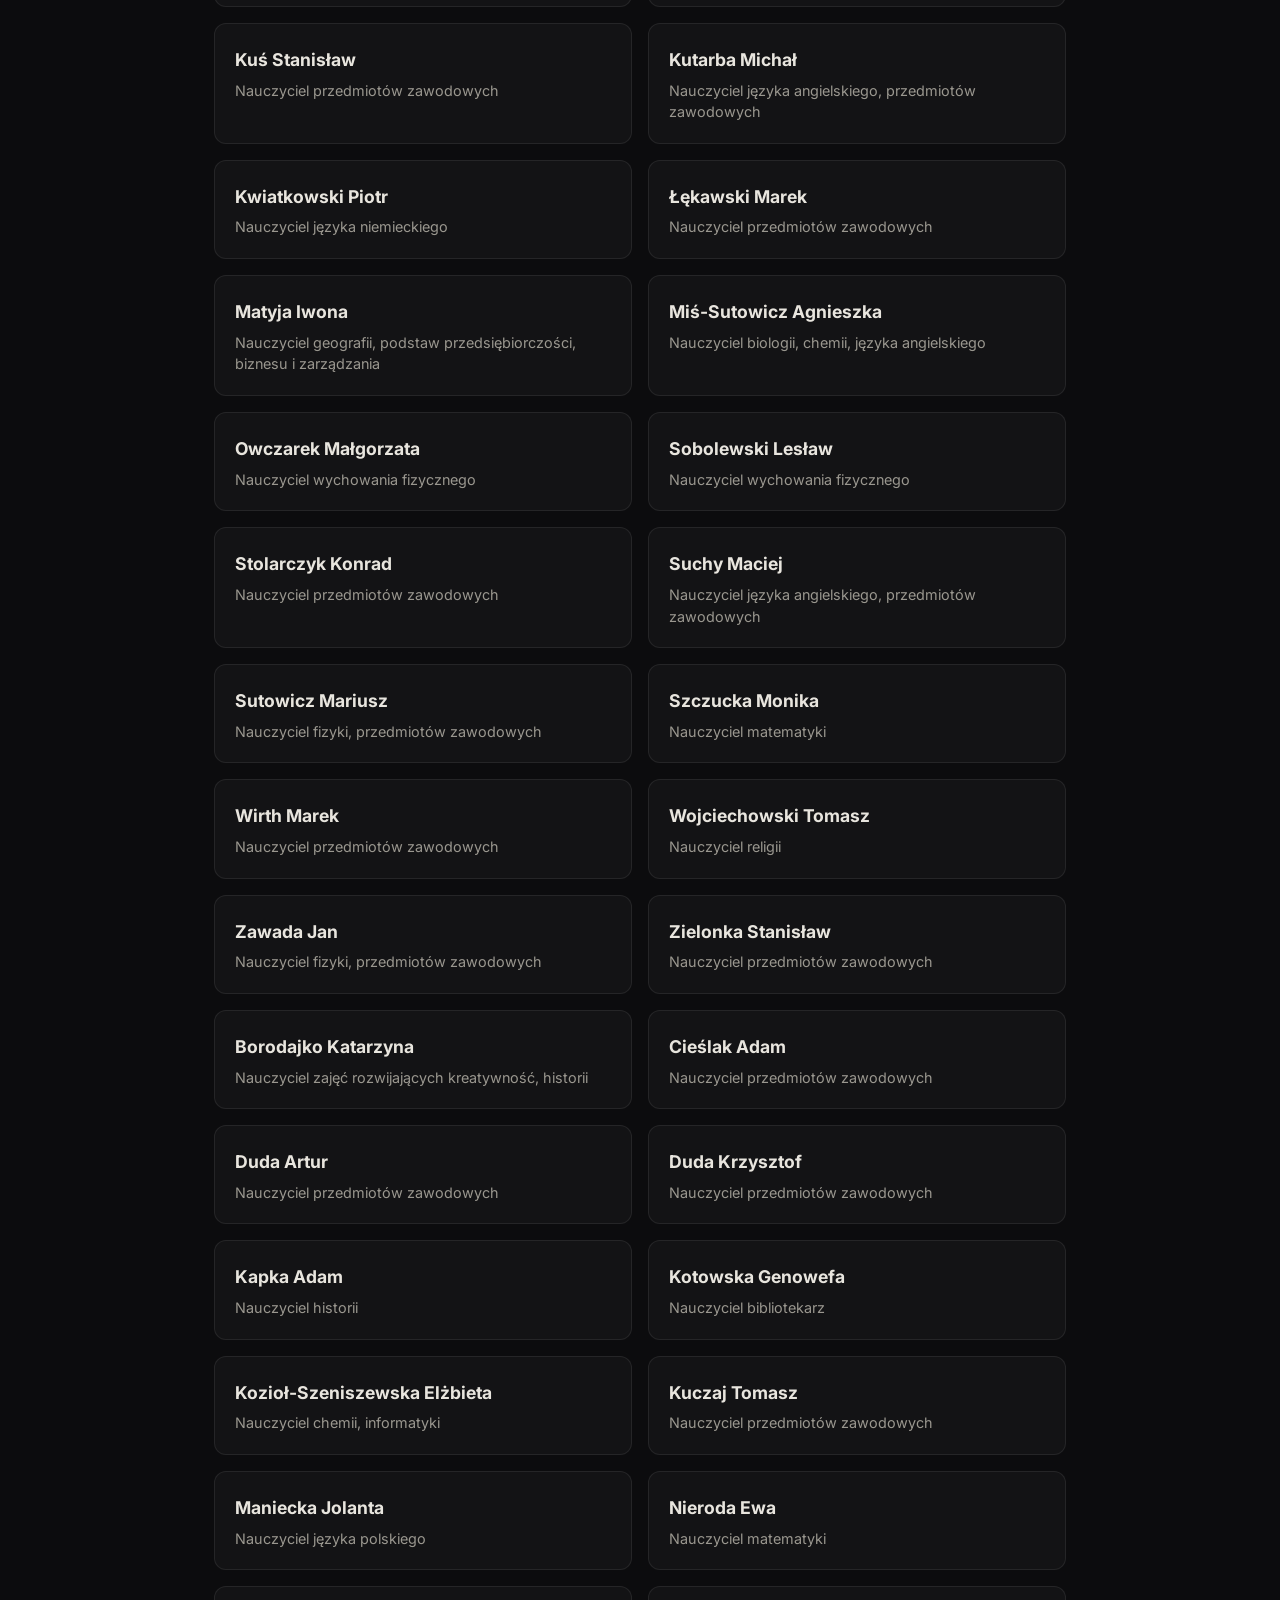
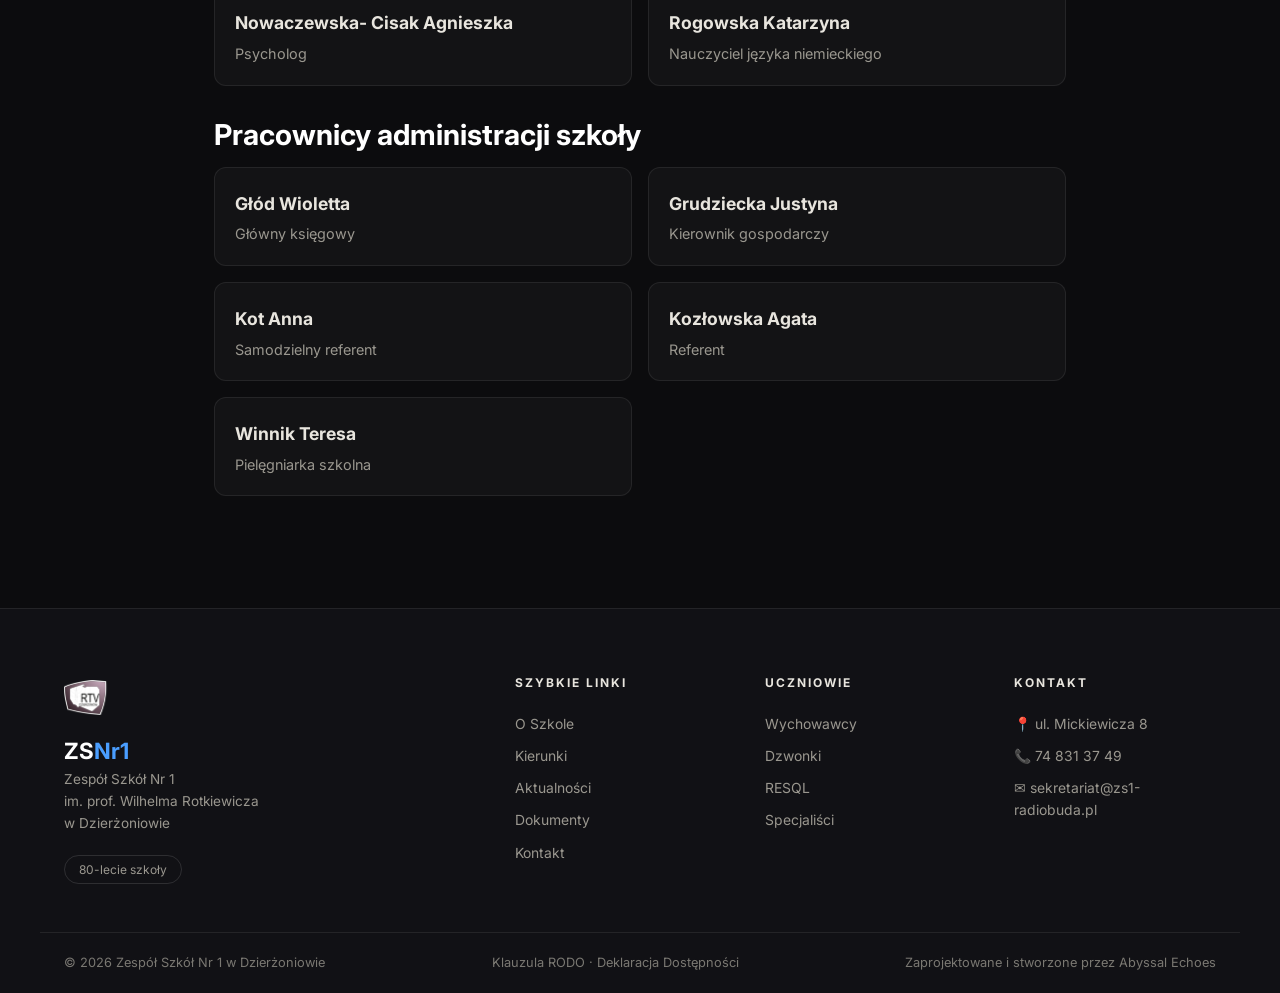
<file: kadra.html>
<!DOCTYPE html>
<html lang="pl">
<head>
<meta charset="UTF-8">
<meta name="viewport" content="width=device-width, initial-scale=1.0">
<title>Kadra Pedagogiczna – Radiobuda</title>
<link rel="preconnect" href="https://fonts.googleapis.com">
<link href="https://fonts.googleapis.com/css2?family=Inter:ital,wght@0,300;0,400;0,500;0,600;0,700;1,300&display=swap" rel="stylesheet">
<link rel="stylesheet" href="styles.css">
</head>
<body>
<nav class="nav" id="nav">
  <div class="nav-wrap">
    <a href="index.html" class="nav-logo">
      <img src="assets/logo.jpg" alt="Logo" class="nav-logo-img">
      <span>ZS<em>Nr1</em></span>
    </a>
    <ul class="nav-links">
      <li><a href="index.html" class="nav-link">← Strona główna</a></li>
      <li><a href="index.html#o-szkole" class="nav-link">O Szkole</a></li>
    </ul>
  </div>
</nav>
<section class="page-hero">
  <div class="page-hero-bg"></div>
  <div class="wrap page-hero-inner">
    <a href="index.html#o-szkole" class="back-link">← Wróć do sekcji O Szkole</a>
    <div class="hero-badge">Nauczyciele</div>
    <h1 class="page-title">Kadra <span>Pedagogiczna</span></h1>
    <p class="page-subtitle">Nauczyciele i pracownicy Zespołu Szkół Nr 1.</p>
  </div>
</section>

<section class="article-page section-padding">
  <div class="wrap article-wrap">
    <div class="static-content">
      <div class="kadra-photo-wrap">
        <img src="assets/grono-pedagogiczne.jpg" alt="Kadra Pedagogiczna" class="kadra-photo-img">
        <div class="kadra-photo-overlay"></div>
        <div class="kadra-photo-caption">
          <span class="kadra-caption-badge">Rok szkolny 2025/2026</span>
          <p>Grono Pedagogiczne · Zespół Szkół Nr 1</p>
        </div>
      </div>
      <div class="article-body">
        <h2>Nauczyciele w roku szkolnym 2025/2026</h2>
        <div class="data-grid">
          <div class="data-item"><strong>Kądziołka Zdzisława</strong><span>Dyrektor Szkoły, nauczyciel chemii</span></div>
          <div class="data-item"><strong>Bugaj Izabela</strong><span>Zastępca dyrektora szkoły, nauczyciel bibliotekarz</span></div>
          <div class="data-item"><strong>Franczak Tadeusz</strong><span>Kierownik kształcenia praktycznego, nauczyciel przedmiotów zawodowych</span></div>
          <div class="data-item"><strong>Biel-Seremak Aleksandra</strong><span>Nauczyciel matematyki, informatyki</span></div>
          <div class="data-item"><strong>Chlipała Wioleta</strong><span>Pedagog, pedagog specjalny</span></div>
          <div class="data-item"><strong>Dyda-Falikowska Anna</strong><span>Nauczyciel języka angielskiego, szkolny doradca zawodowy</span></div>
          <div class="data-item"><strong>Giża Grzegorz</strong><span>Nauczyciel wychowania fizycznego</span></div>
          <div class="data-item"><strong>Gniedziejko Anetta</strong><span>Nauczyciel historii</span></div>
          <div class="data-item"><strong>Gromadzik Iwona</strong><span>Nauczyciel języka polskiego, WOSu</span></div>
          <div class="data-item"><strong>Gulka Ewa</strong><span>Nauczyciel języka angielskiego</span></div>
          <div class="data-item"><strong>Koszela Aleksander</strong><span>Nauczyciel przedmiotów zawodowych</span></div>
          <div class="data-item"><strong>Kowalczyk Agnieszka</strong><span>Nauczyciel języka polskiego, filozofii</span></div>
          <div class="data-item"><strong>Kuś Stanisław</strong><span>Nauczyciel przedmiotów zawodowych</span></div>
          <div class="data-item"><strong>Kutarba Michał</strong><span>Nauczyciel języka angielskiego, przedmiotów zawodowych</span></div>
          <div class="data-item"><strong>Kwiatkowski Piotr</strong><span>Nauczyciel języka niemieckiego</span></div>
          <div class="data-item"><strong>Łękawski Marek</strong><span>Nauczyciel przedmiotów zawodowych</span></div>
          <div class="data-item"><strong>Matyja Iwona</strong><span>Nauczyciel geografii, podstaw przedsiębiorczości, biznesu i zarządzania</span></div>
          <div class="data-item"><strong>Miś-Sutowicz Agnieszka</strong><span>Nauczyciel biologii, chemii, języka angielskiego</span></div>
          <div class="data-item"><strong>Owczarek Małgorzata</strong><span>Nauczyciel wychowania fizycznego</span></div>
          <div class="data-item"><strong>Sobolewski Lesław</strong><span>Nauczyciel wychowania fizycznego</span></div>
          <div class="data-item"><strong>Stolarczyk Konrad</strong><span>Nauczyciel przedmiotów zawodowych</span></div>
          <div class="data-item"><strong>Suchy Maciej</strong><span>Nauczyciel języka angielskiego, przedmiotów zawodowych</span></div>
          <div class="data-item"><strong>Sutowicz Mariusz</strong><span>Nauczyciel fizyki, przedmiotów zawodowych</span></div>
          <div class="data-item"><strong>Szczucka Monika</strong><span>Nauczyciel matematyki</span></div>
          <div class="data-item"><strong>Wirth Marek</strong><span>Nauczyciel przedmiotów zawodowych</span></div>
          <div class="data-item"><strong>Wojciechowski Tomasz</strong><span>Nauczyciel religii</span></div>
          <div class="data-item"><strong>Zawada Jan</strong><span>Nauczyciel fizyki, przedmiotów zawodowych</span></div>
          <div class="data-item"><strong>Zielonka Stanisław</strong><span>Nauczyciel przedmiotów zawodowych</span></div>
          <div class="data-item"><strong>Borodajko Katarzyna</strong><span>Nauczyciel zajęć rozwijających kreatywność, historii</span></div>
          <div class="data-item"><strong>Cieślak Adam</strong><span>Nauczyciel przedmiotów zawodowych</span></div>
          <div class="data-item"><strong>Duda Artur</strong><span>Nauczyciel przedmiotów zawodowych</span></div>
          <div class="data-item"><strong>Duda Krzysztof</strong><span>Nauczyciel przedmiotów zawodowych</span></div>
          <div class="data-item"><strong>Kapka Adam</strong><span>Nauczyciel historii</span></div>
          <div class="data-item"><strong>Kotowska Genowefa</strong><span>Nauczyciel bibliotekarz</span></div>
          <div class="data-item"><strong>Kozioł-Szeniszewska Elżbieta</strong><span>Nauczyciel chemii, informatyki</span></div>
          <div class="data-item"><strong>Kuczaj Tomasz</strong><span>Nauczyciel przedmiotów zawodowych</span></div>
          <div class="data-item"><strong>Maniecka Jolanta</strong><span>Nauczyciel języka polskiego</span></div>
          <div class="data-item"><strong>Nieroda Ewa</strong><span>Nauczyciel matematyki</span></div>
          <div class="data-item"><strong>Nowaczewska- Cisak Agnieszka</strong><span>Psycholog</span></div>
          <div class="data-item"><strong>Rogowska Katarzyna</strong><span>Nauczyciel języka niemieckiego</span></div>
        </div>
        
        <h2>Pracownicy administracji szkoły</h2>
        <div class="data-grid">
          <div class="data-item"><strong>Głód Wioletta</strong><span>Główny księgowy</span></div>
          <div class="data-item"><strong>Grudziecka Justyna</strong><span>Kierownik gospodarczy</span></div>
          <div class="data-item"><strong>Kot Anna</strong><span>Samodzielny referent</span></div>
          <div class="data-item"><strong>Kozłowska Agata</strong><span>Referent</span></div>
          <div class="data-item"><strong>Winnik Teresa</strong><span>Pielęgniarka szkolna</span></div>
        </div>
      </div>
      </div>
    </div>
  </div>
</section>
<footer class="footer">
  <div class="wrap footer-inner">
    <div class="footer-brand">
      <img src="assets/logo.jpg" alt="Logo" class="footer-logo-img">
      <div>
        <div class="footer-logo-text">ZS<em>Nr1</em></div>
        <p>Zespół Szkół Nr 1<br>im. prof. Wilhelma Rotkiewicza<br>w Dzierżoniowie</p>
      </div>
      <div class="footer-anniversary">80-lecie szkoły</div>
    </div>
    <div class="footer-col">
      <h5>Szybkie linki</h5>
      <ul>
        <li><a href="index.html#o-szkole">O Szkole</a></li>
        <li><a href="index.html#kierunki">Kierunki</a></li>
        <li><a href="index.html#aktualnosci">Aktualności</a></li>
        <li><a href="index.html#dokumenty">Dokumenty</a></li>
        <li><a href="index.html#kontakt">Kontakt</a></li>
      </ul>
    </div>
    <div class="footer-col">
      <h5>Uczniowie</h5>
      <ul>
        <li><a href="uczniowie/wychowawcy.html">Wychowawcy</a></li>
        <li><a href="uczniowie/dzwonki.html">Dzwonki</a></li>
        <li><a href="uczniowie/resql.html">RESQL</a></li>
        <li><a href="uczniowie/specjalisci.html">Specjaliści</a></li>
      </ul>
    </div>
    <div class="footer-col">
      <h5>Kontakt</h5>
      <ul>
        <li>📍 ul. Mickiewicza 8</li>
        <li>📞 <a href="tel:+48748313749">74 831 37 49</a></li>
        <li>✉ <a href="mailto:sekretariat@zs1-radiobuda.pl">sekretariat@zs1-radiobuda.pl</a></li>
      </ul>
    </div>
  </div>
  <div class="footer-bottom">
    <p>&copy; 2026 Zespół Szkół Nr 1 w Dzierżoniowie</p>
    <p><a href="docs/rodo.pdf">Klauzula RODO</a> · <a href="dostepnosc.html">Deklaracja Dostępności</a></p>
    <p>Zaprojektowane i stworzone przez <a href="https://abyssalechoes.com/" target="_blank" rel="noopener">Abyssal Echoes</a></p>
  </div>
</footer>

<script src="script.js"></script>
</body>
</html>
</file>
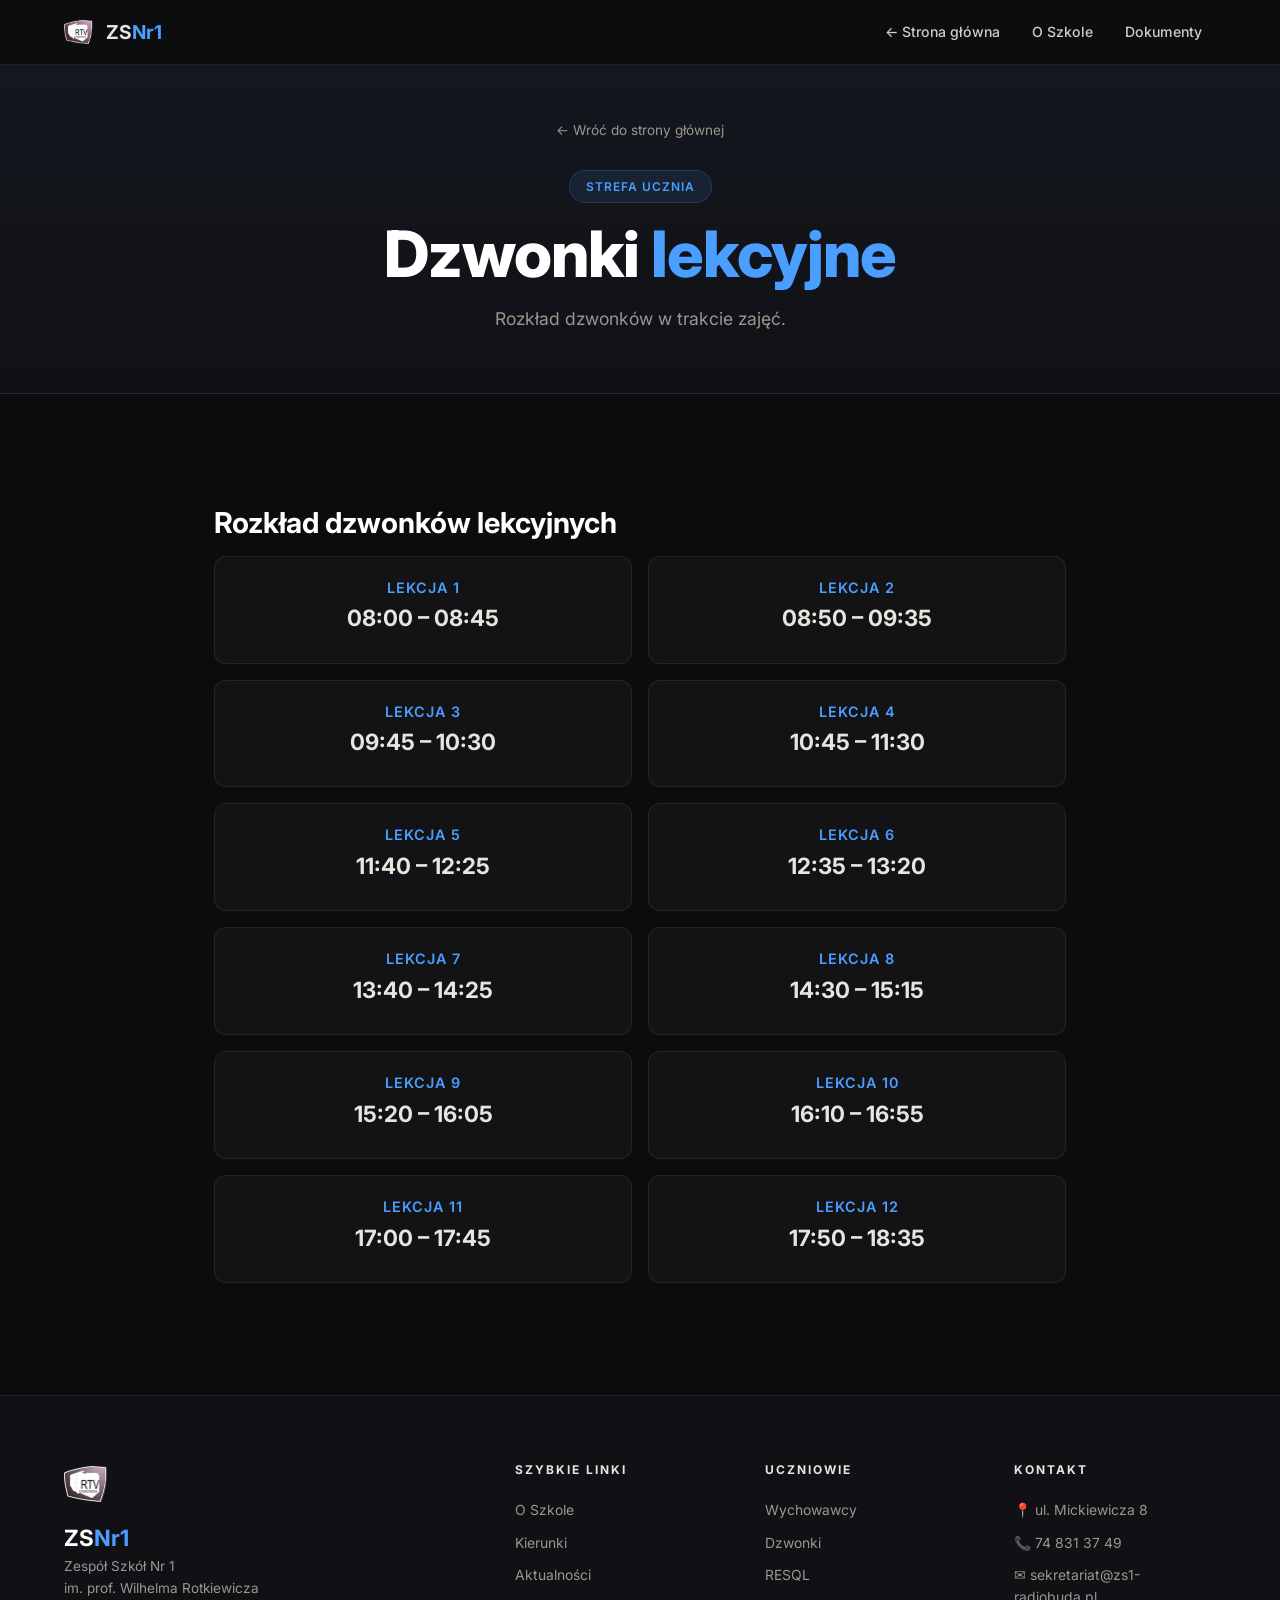
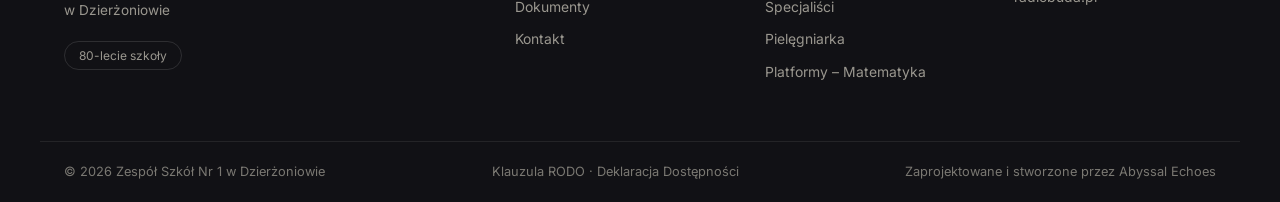
<file: uczniowie/dzwonki.html>
<!DOCTYPE html>
<html lang="pl">
<head>
<meta charset="UTF-8">
<meta name="viewport" content="width=device-width, initial-scale=1.0">
<title>Dzwonki – Radiobuda ZS Nr 1 Dzierżoniów</title>
<link rel="preconnect" href="https://fonts.googleapis.com">
<link href="https://fonts.googleapis.com/css2?family=Inter:ital,wght@0,300;0,400;0,500;0,600;0,700;1,300&display=swap" rel="stylesheet">
<link rel="stylesheet" href="../styles.css">
<link rel="shortcut icon" href="../assets/logo.jpg">
</head>
<body>

<nav class="nav" id="nav">
  <div class="nav-wrap">
    <a href="../index.html" class="nav-logo">
      <img src="../assets/logo.jpg" alt="Logo ZS Nr 1" class="nav-logo-img">
      <span>ZS<em>Nr1</em></span>
    </a>
    <ul class="nav-links">
      <li><a href="../index.html" class="nav-link">← Strona główna</a></li>
      <li><a href="../index.html#o-szkole" class="nav-link">O Szkole</a></li>
      <li><a href="../index.html#dokumenty" class="nav-link">Dokumenty</a></li>
    </ul>
  </div>
</nav>

<section class="page-hero">
  <div class="page-hero-bg"></div>
  <div class="wrap page-hero-inner">
    <a href="../index.html" class="back-link">← Wróć do strony głównej</a>
    <div class="hero-badge">Strefa Ucznia</div>
    <h1 class="page-title">Dzwonki <span>lekcyjne</span></h1>
    <p class="page-subtitle">Rozkład dzwonków w trakcie zajęć.</p>
  </div>
</section>

<section class="article-page section-padding">
  <div class="wrap article-wrap">
    <div class="static-content">
      <div class="article-body">
        <h2>Rozkład dzwonków lekcyjnych</h2>
        <div class="data-grid">
          <div class="data-item center"><span>Lekcja 1</span><strong>08:00 – 08:45</strong></div>
          <div class="data-item center"><span>Lekcja 2</span><strong>08:50 – 09:35</strong></div>
          <div class="data-item center"><span>Lekcja 3</span><strong>09:45 – 10:30</strong></div>
          <div class="data-item center"><span>Lekcja 4</span><strong>10:45 – 11:30</strong></div>
          <div class="data-item center"><span>Lekcja 5</span><strong>11:40 – 12:25</strong></div>
          <div class="data-item center"><span>Lekcja 6</span><strong>12:35 – 13:20</strong></div>
          <div class="data-item center"><span>Lekcja 7</span><strong>13:40 – 14:25</strong></div>
          <div class="data-item center"><span>Lekcja 8</span><strong>14:30 – 15:15</strong></div>
          <div class="data-item center"><span>Lekcja 9</span><strong>15:20 – 16:05</strong></div>
          <div class="data-item center"><span>Lekcja 10</span><strong>16:10 – 16:55</strong></div>
          <div class="data-item center"><span>Lekcja 11</span><strong>17:00 – 17:45</strong></div>
          <div class="data-item center"><span>Lekcja 12</span><strong>17:50 – 18:35</strong></div>
        </div>
      </div>
    </div>
  </div>
</section>

<footer class="footer">
  <div class="wrap footer-inner">
    <div class="footer-brand">
      <img src="../assets/logo.jpg" alt="Logo" class="footer-logo-img">
      <div>
        <div class="footer-logo-text">ZS<em>Nr1</em></div>
        <p>Zespół Szkół Nr 1<br>im. prof. Wilhelma Rotkiewicza<br>w Dzierżoniowie</p>
      </div>
      <div class="footer-anniversary">80-lecie szkoły</div>
    </div>
    <div class="footer-col">
      <h5>Szybkie linki</h5>
      <ul>
        <li><a href="../index.html#o-szkole">O Szkole</a></li>
        <li><a href="../index.html#kierunki">Kierunki</a></li>
        <li><a href="../index.html#aktualnosci">Aktualności</a></li>
        <li><a href="../index.html#dokumenty">Dokumenty</a></li>
        <li><a href="../index.html#kontakt">Kontakt</a></li>
      </ul>
    </div>
    <div class="footer-col">
      <h5>Uczniowie</h5>
      <ul>
        <li><a href="wychowawcy.html">Wychowawcy</a></li>
        <li><a href="dzwonki.html">Dzwonki</a></li>
        <li><a href="resql.html">RESQL</a></li>
        <li><a href="specjalisci.html">Specjaliści</a></li>
        <li><a href="pielegniarki.html">Pielęgniarka</a></li>
        <li><a href="matematyka.html">Platformy – Matematyka</a></li>
      </ul>
    </div>
    <div class="footer-col">
      <h5>Kontakt</h5>
      <ul>
        <li>📍 ul. Mickiewicza 8</li>
        <li>📞 <a href="tel:+48748313749">74 831 37 49</a></li>
        <li>✉ <a href="mailto:sekretariat@zs1-radiobuda.pl">sekretariat@zs1-radiobuda.pl</a></li>
      </ul>
    </div>
  </div>
  <div class="footer-bottom">
    <p>&copy; 2026 Zespół Szkół Nr 1 w Dzierżoniowie</p>
    <p><a href="../docs/rodo.pdf">Klauzula RODO</a> · <a href="../dostepnosc.html">Deklaracja Dostępności</a></p>
    <p>Zaprojektowane i stworzone przez <a href="https://abyssalechoes.com/" target="_blank" rel="noopener">Abyssal Echoes</a></p>
  </div>
</footer>

<script src="../script.js"></script>
</body>
</html>
</file>
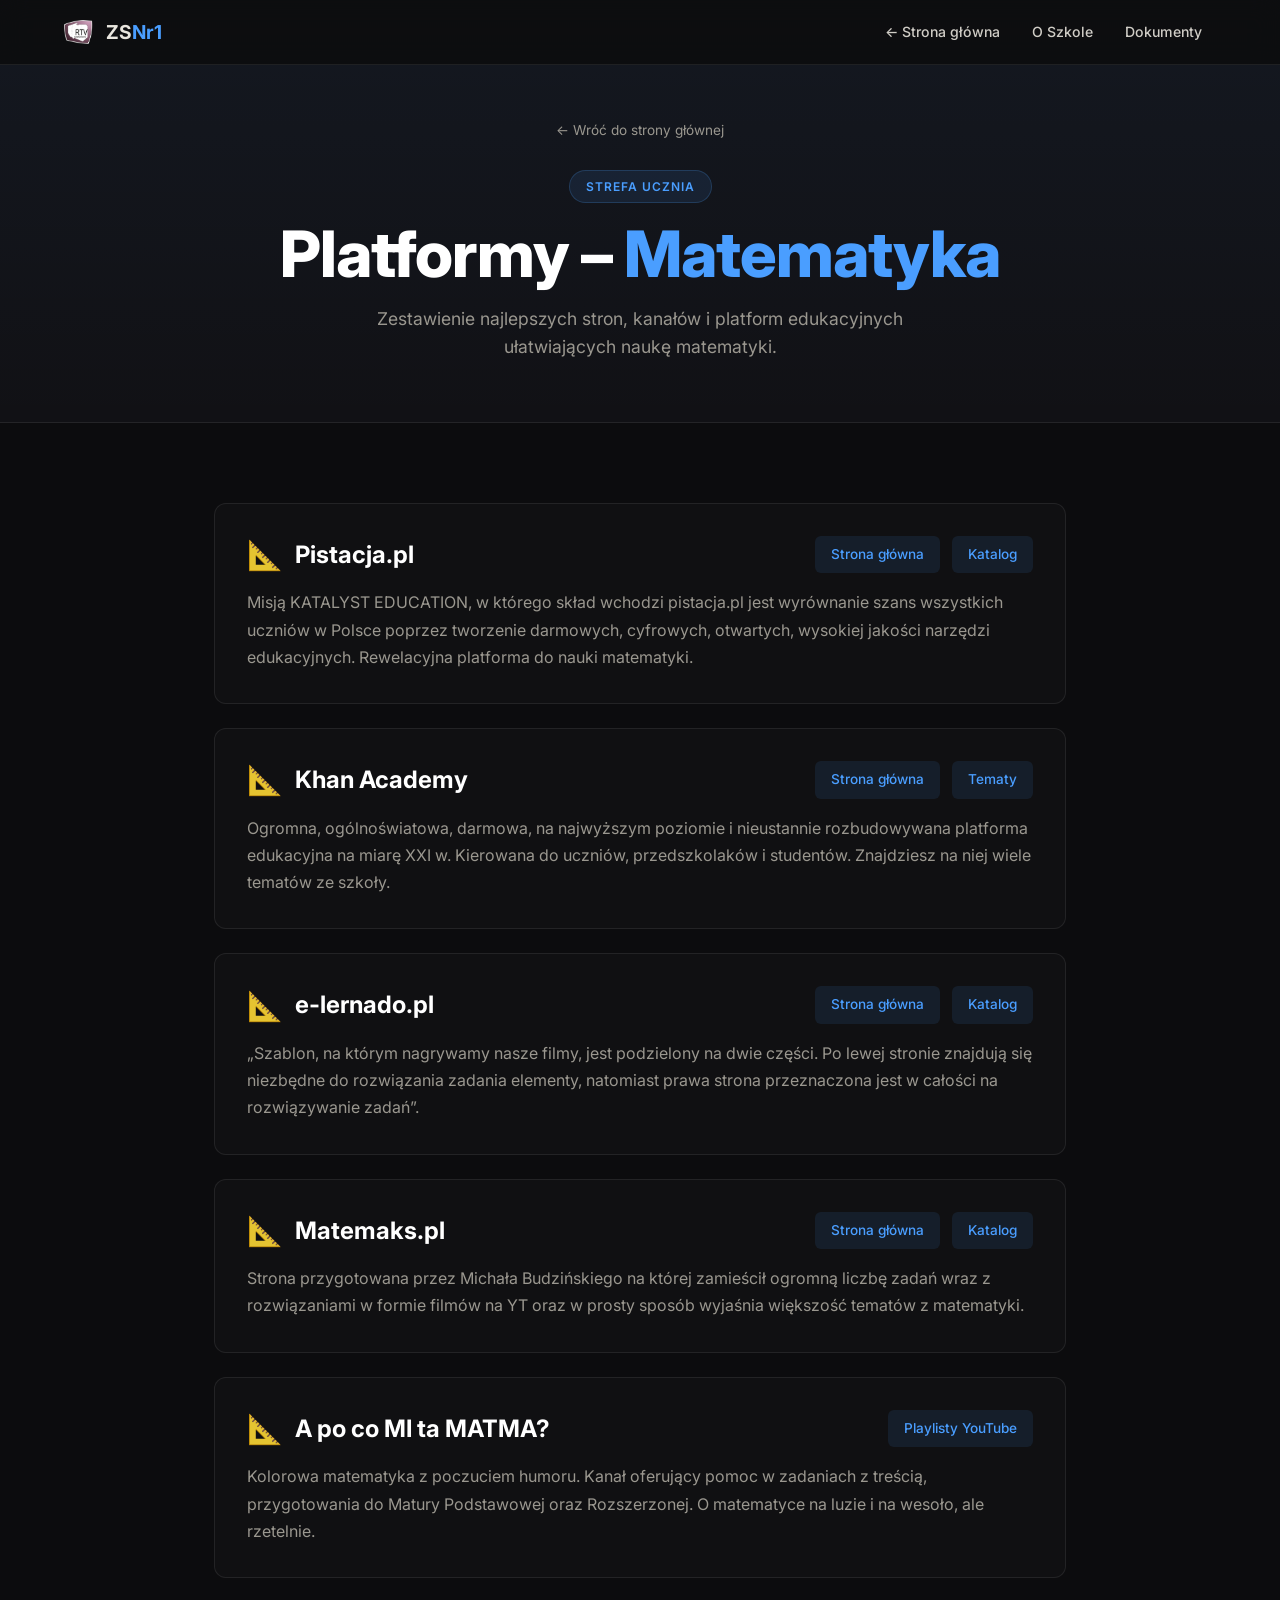
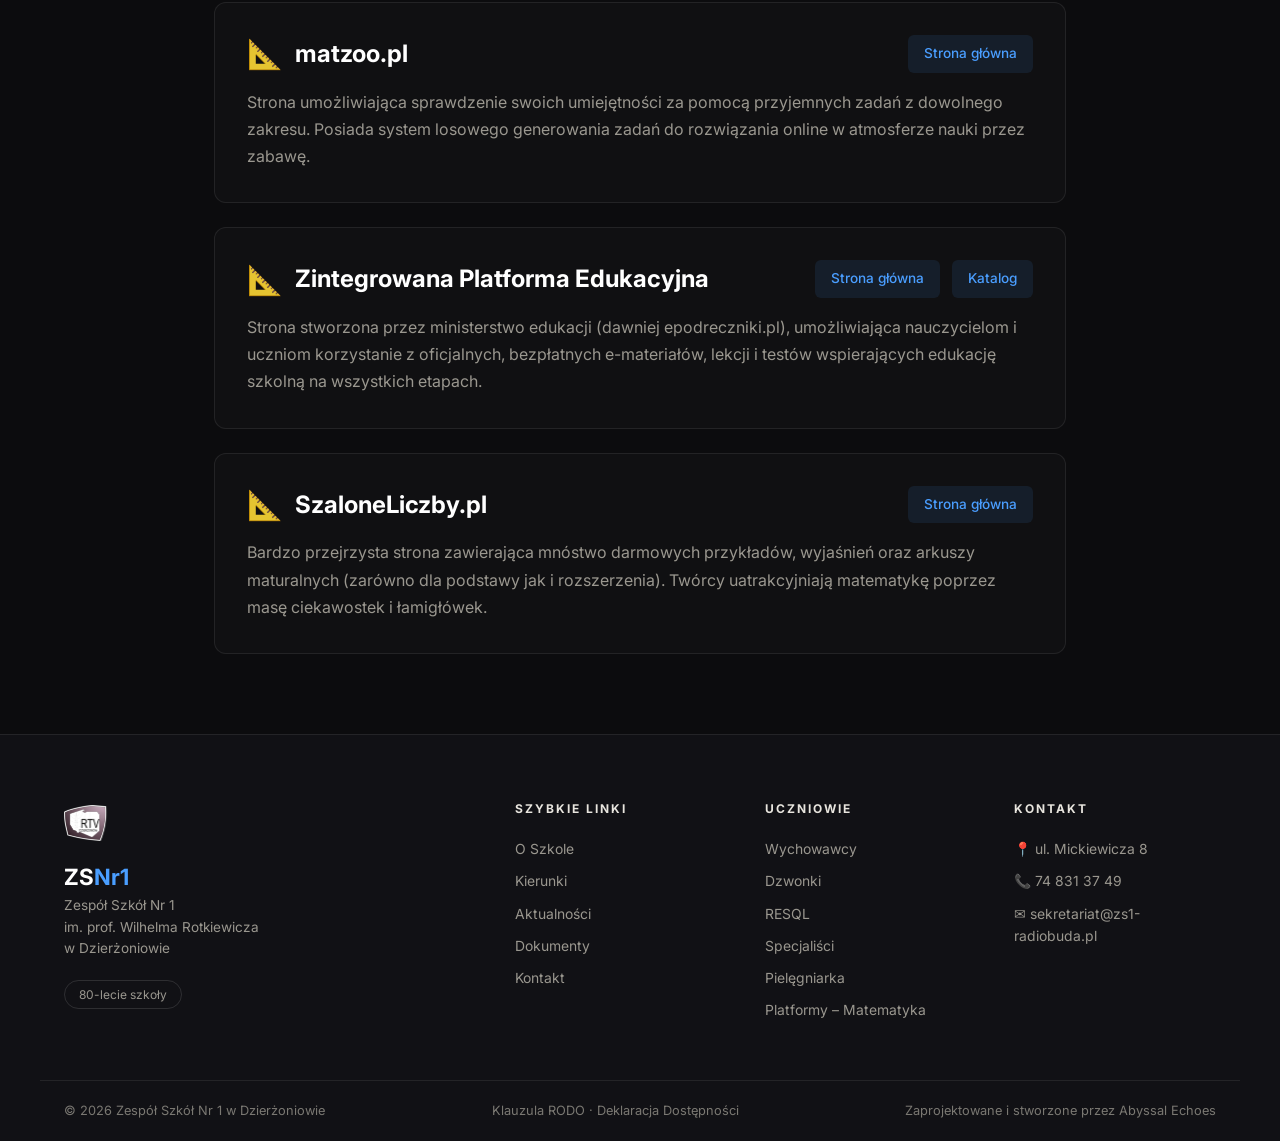
<file: uczniowie/matematyka.html>
<!DOCTYPE html>
<html lang="pl">
<head>
<meta charset="UTF-8">
<meta name="viewport" content="width=device-width, initial-scale=1.0">
<title>Platformy – Matematyka – Radiobuda ZS Nr 1 Dzierżoniów</title>
<meta name="description" content="Lista platform do nauki matematyki polecana dla uczniów Zespołu Szkół Nr 1 w Dzierżoniowie.">
<link rel="preconnect" href="https://fonts.googleapis.com">
<link href="https://fonts.googleapis.com/css2?family=Inter:ital,wght@0,300;0,400;0,500;0,600;0,700;1,300&display=swap" rel="stylesheet">
<link rel="stylesheet" href="../styles.css">
<link rel="shortcut icon" href="../assets/logo.jpg">

</head>
<body>

<nav class="nav" id="nav">
  <div class="nav-wrap">
    <a href="../index.html" class="nav-logo">
      <img src="../assets/logo.jpg" alt="Logo ZS Nr 1" class="nav-logo-img">
      <span>ZS<em>Nr1</em></span>
    </a>
    <ul class="nav-links">
      <li><a href="../index.html" class="nav-link">← Strona główna</a></li>
      <li><a href="../index.html#o-szkole" class="nav-link">O Szkole</a></li>
      <li><a href="../index.html#dokumenty" class="nav-link">Dokumenty</a></li>
    </ul>
  </div>
</nav>

<section class="page-hero">
  <div class="page-hero-bg"></div>
  <div class="wrap page-hero-inner">
    <a href="../index.html" class="back-link">← Wróć do strony głównej</a>
    <div class="hero-badge">Strefa Ucznia</div>
    <h1 class="page-title">Platformy – <span>Matematyka</span></h1>
    <p class="page-subtitle">Zestawienie najlepszych stron, kanałów i platform edukacyjnych ułatwiających naukę matematyki.</p>
  </div>
</section>

<section class="article-page section-padding">
  <div class="wrap article-wrap">
    
    <div class="math-platforms">
      
      <div class="platform-card">
        <div class="platform-header">
          <h2 class="platform-title">Pistacja.pl</h2>
          <div class="platform-links">
            <a href="https://pistacja.tv/" target="_blank" rel="noopener" class="platform-btn">Strona główna</a>
            <a href="https://pistacja.tv/podstawa-programowa/matematyka" target="_blank" rel="noopener" class="platform-btn">Katalog</a>
          </div>
        </div>
        <p class="platform-desc">Misją KATALYST EDUCATION, w którego skład wchodzi pistacja.pl jest wyrównanie szans wszystkich uczniów w Polsce poprzez tworzenie darmowych, cyfrowych, otwartych, wysokiej jakości narzędzi edukacyjnych. Rewelacyjna platforma do nauki matematyki.</p>
      </div>

      <div class="platform-card">
        <div class="platform-header">
          <h2 class="platform-title">Khan Academy</h2>
          <div class="platform-links">
            <a href="https://pl.khanacademy.org/" target="_blank" rel="noopener" class="platform-btn">Strona główna</a>
            <a href="https://pl.khanacademy.org/math" target="_blank" rel="noopener" class="platform-btn">Tematy</a>
          </div>
        </div>
        <p class="platform-desc">Ogromna, ogólnoświatowa, darmowa, na najwyższym poziomie i nieustannie rozbudowywana platforma edukacyjna na miarę XXI w. Kierowana do uczniów, przedszkolaków i studentów. Znajdziesz na niej wiele tematów ze szkoły.</p>
      </div>

      <div class="platform-card">
        <div class="platform-header">
          <h2 class="platform-title">e-lernado.pl</h2>
          <div class="platform-links">
            <a href="http://e-lernado.pl/" target="_blank" rel="noopener" class="platform-btn">Strona główna</a>
            <a href="https://e-lernado.pl/liceum-technikum/" target="_blank" rel="noopener" class="platform-btn">Katalog</a>
          </div>
        </div>
        <p class="platform-desc">„Szablon, na którym nagrywamy nasze filmy, jest podzielony na dwie części. Po lewej stronie znajdują się niezbędne do rozwiązania zadania elementy, natomiast prawa strona przeznaczona jest w całości na rozwiązywanie zadań”.</p>
      </div>

      <div class="platform-card">
        <div class="platform-header">
          <h2 class="platform-title">Matemaks.pl</h2>
          <div class="platform-links">
            <a href="https://www.matemaks.pl/" target="_blank" rel="noopener" class="platform-btn">Strona główna</a>
            <a href="https://www.matemaks.pl/szkola.html" target="_blank" rel="noopener" class="platform-btn">Katalog</a>
          </div>
        </div>
        <p class="platform-desc">Strona przygotowana przez Michała Budzińskiego na której zamieścił ogromną liczbę zadań wraz z rozwiązaniami w formie filmów na YT oraz w prosty sposób wyjaśnia większość tematów z matematyki.</p>
      </div>

      <div class="platform-card">
        <div class="platform-header">
          <h2 class="platform-title">A po co MI ta MATMA?</h2>
          <div class="platform-links">
            <a href="https://www.youtube.com/@apocomitamatma/playlists" target="_blank" rel="noopener" class="platform-btn">Playlisty YouTube</a>
          </div>
        </div>
        <p class="platform-desc">Kolorowa matematyka z poczuciem humoru. Kanał oferujący pomoc w zadaniach z treścią, przygotowania do Matury Podstawowej oraz Rozszerzonej. O matematyce na luzie i na wesoło, ale rzetelnie.</p>
      </div>

      <div class="platform-card">
        <div class="platform-header">
          <h2 class="platform-title">matzoo.pl</h2>
          <div class="platform-links">
            <a href="http://matzoo.pl" target="_blank" rel="noopener" class="platform-btn">Strona główna</a>
          </div>
        </div>
        <p class="platform-desc">Strona umożliwiająca sprawdzenie swoich umiejętności za pomocą przyjemnych zadań z dowolnego zakresu. Posiada system losowego generowania zadań do rozwiązania online w atmosferze nauki przez zabawę.</p>
      </div>

      <div class="platform-card">
        <div class="platform-header">
          <h2 class="platform-title">Zintegrowana Platforma Edukacyjna</h2>
          <div class="platform-links">
            <a href="https://zpe.gov.pl/" target="_blank" rel="noopener" class="platform-btn">Strona główna</a>
            <a href="https://epodreczniki.pl/ksztalcenie-ogolne/szkola-ponadpodstawowa/matematyka" target="_blank" rel="noopener" class="platform-btn">Katalog</a>
          </div>
        </div>
        <p class="platform-desc">Strona stworzona przez ministerstwo edukacji (dawniej epodreczniki.pl), umożliwiająca nauczycielom i uczniom korzystanie z oficjalnych, bezpłatnych e-materiałów, lekcji i testów wspierających edukację szkolną na wszystkich etapach.</p>
      </div>

      <div class="platform-card">
        <div class="platform-header">
          <h2 class="platform-title">SzaloneLiczby.pl</h2>
          <div class="platform-links">
            <a href="https://szaloneliczby.pl" target="_blank" rel="noopener" class="platform-btn">Strona główna</a>
          </div>
        </div>
        <p class="platform-desc">Bardzo przejrzysta strona zawierająca mnóstwo darmowych przykładów, wyjaśnień oraz arkuszy maturalnych (zarówno dla podstawy jak i rozszerzenia). Twórcy uatrakcyjniają matematykę poprzez masę ciekawostek i łamigłówek.</p>
      </div>

    </div>

  </div>
</section>

<footer class="footer">
  <div class="wrap footer-inner">
    <div class="footer-brand">
      <img src="../assets/logo.jpg" alt="Logo" class="footer-logo-img">
      <div>
        <div class="footer-logo-text">ZS<em>Nr1</em></div>
        <p>Zespół Szkół Nr 1<br>im. prof. Wilhelma Rotkiewicza<br>w Dzierżoniowie</p>
      </div>
      <div class="footer-anniversary">80-lecie szkoły</div>
    </div>
    <div class="footer-col">
      <h5>Szybkie linki</h5>
      <ul>
        <li><a href="../index.html#o-szkole">O Szkole</a></li>
        <li><a href="../index.html#kierunki">Kierunki</a></li>
        <li><a href="../index.html#aktualnosci">Aktualności</a></li>
        <li><a href="../index.html#dokumenty">Dokumenty</a></li>
        <li><a href="../index.html#kontakt">Kontakt</a></li>
      </ul>
    </div>
    <div class="footer-col">
      <h5>Uczniowie</h5>
      <ul>
        <li><a href="wychowawcy.html">Wychowawcy</a></li>
        <li><a href="dzwonki.html">Dzwonki</a></li>
        <li><a href="resql.html">RESQL</a></li>
        <li><a href="specjalisci.html">Specjaliści</a></li>
        <li><a href="pielegniarki.html">Pielęgniarka</a></li>
        <li><a href="matematyka.html">Platformy – Matematyka</a></li>
      </ul>
    </div>
    <div class="footer-col">
      <h5>Kontakt</h5>
      <ul>
        <li>📍 ul. Mickiewicza 8</li>
        <li>📞 <a href="tel:+48748313749">74 831 37 49</a></li>
        <li>✉ <a href="mailto:sekretariat@zs1-radiobuda.pl">sekretariat@zs1-radiobuda.pl</a></li>
      </ul>
    </div>
  </div>
  <div class="footer-bottom">
    <p>&copy; 2026 Zespół Szkół Nr 1 w Dzierżoniowie</p>
    <p><a href="../docs/rodo.pdf">Klauzula RODO</a> · <a href="../dostepnosc.html">Deklaracja Dostępności</a></p>
    <p>Zaprojektowane i stworzone przez <a href="https://abyssalechoes.com/" target="_blank" rel="noopener">Abyssal Echoes</a></p>
  </div>
</footer>

<script src="../script.js"></script>
</body>
</html>
</file>
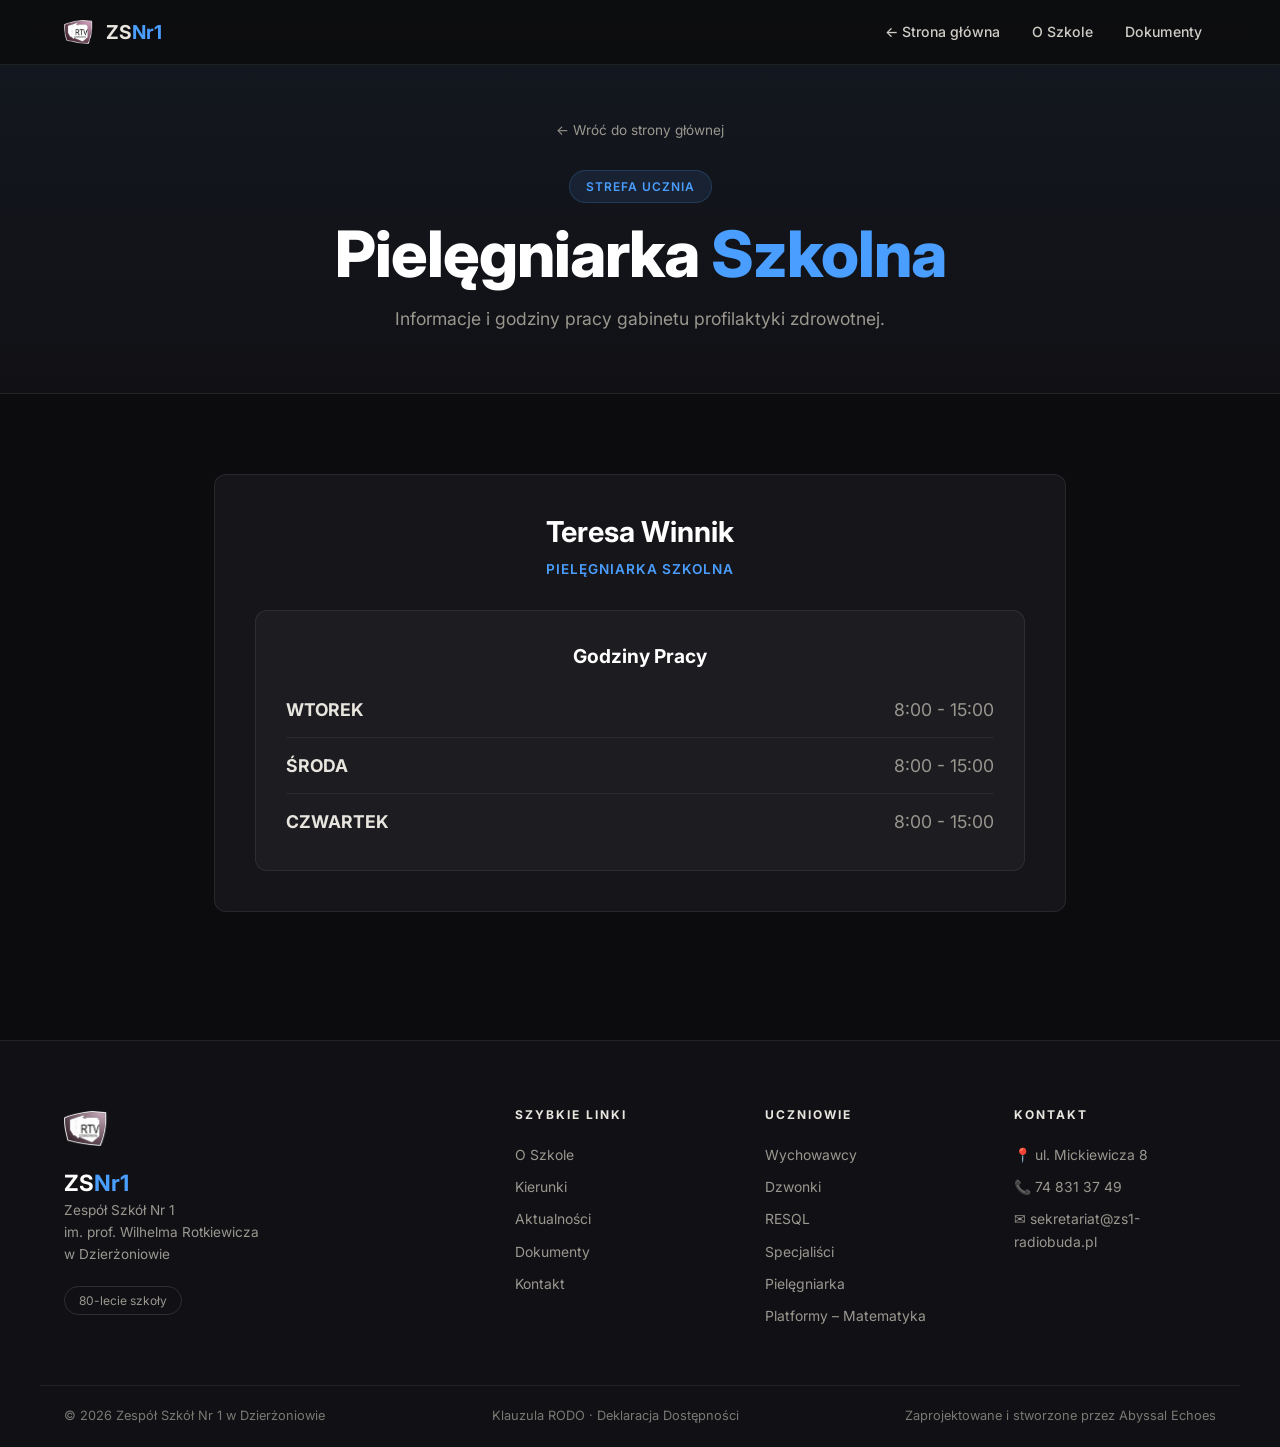
<file: uczniowie/pielegniarki.html>
<!DOCTYPE html>
<html lang="pl">
<head>
<meta charset="UTF-8">
<meta name="viewport" content="width=device-width, initial-scale=1.0">
<title>Pielęgniarka Szkolna – Radiobuda ZS Nr 1 Dzierżoniów</title>
<meta name="description" content="Godziny pracy pielęgniarki szkolnej w Zespole Szkół Nr 1 w Dzierżoniowie.">
<link rel="preconnect" href="https://fonts.googleapis.com">
<link href="https://fonts.googleapis.com/css2?family=Inter:ital,wght@0,300;0,400;0,500;0,600;0,700;1,300&display=swap" rel="stylesheet">
<link rel="stylesheet" href="../styles.css">
<link rel="shortcut icon" href="../assets/logo.jpg">
</head>
<body>

<nav class="nav" id="nav">
  <div class="nav-wrap">
    <a href="../index.html" class="nav-logo">
      <img src="../assets/logo.jpg" alt="Logo ZS Nr 1" class="nav-logo-img">
      <span>ZS<em>Nr1</em></span>
    </a>
    <ul class="nav-links">
      <li><a href="../index.html" class="nav-link">← Strona główna</a></li>
      <li><a href="../index.html#o-szkole" class="nav-link">O Szkole</a></li>
      <li><a href="../index.html#dokumenty" class="nav-link">Dokumenty</a></li>
    </ul>
  </div>
</nav>

<section class="page-hero">
  <div class="page-hero-bg"></div>
  <div class="wrap page-hero-inner">
    <a href="../index.html" class="back-link">← Wróć do strony głównej</a>
    <div class="hero-badge">Strefa Ucznia</div>
    <h1 class="page-title">Pielęgniarka <span>Szkolna</span></h1>
    <p class="page-subtitle">Informacje i godziny pracy gabinetu profilaktyki zdrowotnej.</p>
  </div>
</section>

<section class="article-page section-padding">
  <div class="wrap article-wrap">
    
    <div class="card-list-group">
      <div class="person-card person-center">
        <h2>Teresa Winnik</h2>
        <p class="person-role">PIELĘGNIARKA SZKOLNA</p>
        
        <div class="schedule-box">
          <h3>Godziny Pracy</h3>
          <ul class="schedule-list">
            <li>
              <strong>WTOREK</strong> <span>8:00 - 15:00</span>
            </li>
            <li>
              <strong>ŚRODA</strong> <span>8:00 - 15:00</span>
            </li>
            <li>
              <strong>CZWARTEK</strong> <span>8:00 - 15:00</span>
            </li>
          </ul>
        </div>
      </div>
    </div>

  </div>
</section>

<footer class="footer">
  <div class="wrap footer-inner">
    <div class="footer-brand">
      <img src="../assets/logo.jpg" alt="Logo" class="footer-logo-img">
      <div>
        <div class="footer-logo-text">ZS<em>Nr1</em></div>
        <p>Zespół Szkół Nr 1<br>im. prof. Wilhelma Rotkiewicza<br>w Dzierżoniowie</p>
      </div>
      <div class="footer-anniversary">80-lecie szkoły</div>
    </div>
    <div class="footer-col">
      <h5>Szybkie linki</h5>
      <ul>
        <li><a href="../index.html#o-szkole">O Szkole</a></li>
        <li><a href="../index.html#kierunki">Kierunki</a></li>
        <li><a href="../index.html#aktualnosci">Aktualności</a></li>
        <li><a href="../index.html#dokumenty">Dokumenty</a></li>
        <li><a href="../index.html#kontakt">Kontakt</a></li>
      </ul>
    </div>
    <div class="footer-col">
      <h5>Uczniowie</h5>
      <ul>
        <li><a href="wychowawcy.html">Wychowawcy</a></li>
        <li><a href="dzwonki.html">Dzwonki</a></li>
        <li><a href="resql.html">RESQL</a></li>
        <li><a href="specjalisci.html">Specjaliści</a></li>
        <li><a href="pielegniarki.html">Pielęgniarka</a></li>
        <li><a href="matematyka.html">Platformy – Matematyka</a></li>
      </ul>
    </div>
    <div class="footer-col">
      <h5>Kontakt</h5>
      <ul>
        <li>📍 ul. Mickiewicza 8</li>
        <li>📞 <a href="tel:+48748313749">74 831 37 49</a></li>
        <li>✉ <a href="mailto:sekretariat@zs1-radiobuda.pl">sekretariat@zs1-radiobuda.pl</a></li>
      </ul>
    </div>
  </div>
  <div class="footer-bottom">
    <p>&copy; 2026 Zespół Szkół Nr 1 w Dzierżoniowie</p>
    <p><a href="../docs/rodo.pdf">Klauzula RODO</a> · <a href="../dostepnosc.html">Deklaracja Dostępności</a></p>
    <p>Zaprojektowane i stworzone przez <a href="https://abyssalechoes.com/" target="_blank" rel="noopener">Abyssal Echoes</a></p>
  </div>
</footer>

<script src="../script.js"></script>
</body>
</html>
</file>
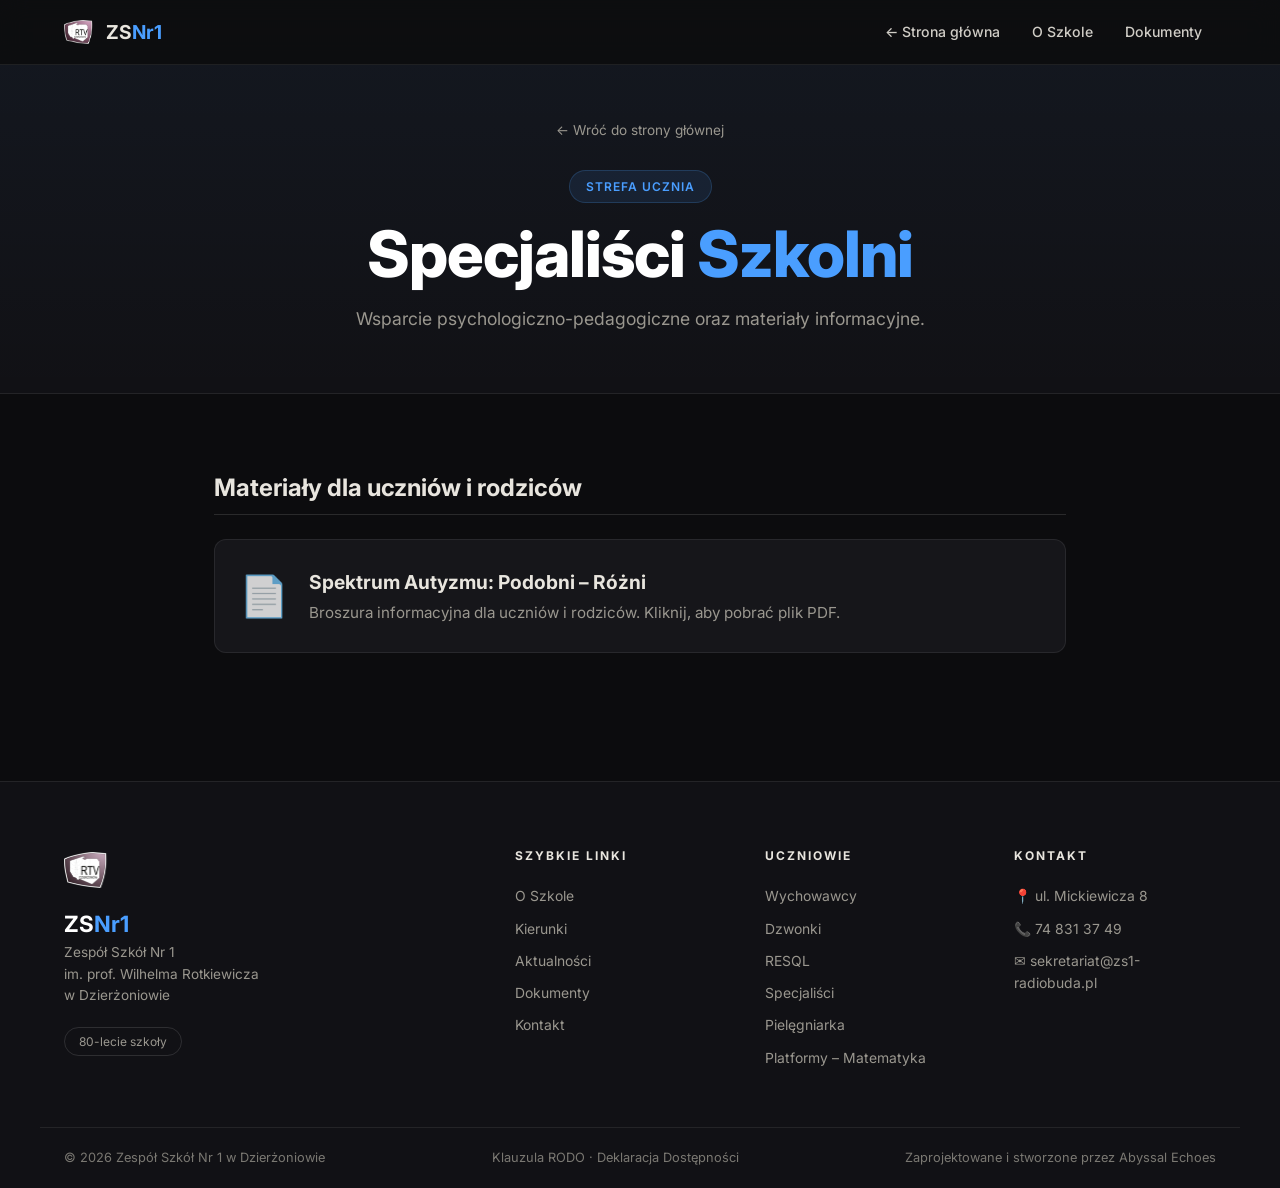
<file: uczniowie/specjalisci.html>
<!DOCTYPE html>
<html lang="pl">
<head>
<meta charset="UTF-8">
<meta name="viewport" content="width=device-width, initial-scale=1.0">
<title>Specjaliści Szkolni – Radiobuda ZS Nr 1 Dzierżoniów</title>
<meta name="description" content="Specjaliści szkolni, wsparcie psychologiczno-pedagogiczne w Zespole Szkół Nr 1 w Dzierżoniowie.">
<link rel="preconnect" href="https://fonts.googleapis.com">
<link href="https://fonts.googleapis.com/css2?family=Inter:ital,wght@0,300;0,400;0,500;0,600;0,700;1,300&display=swap" rel="stylesheet">
<link rel="stylesheet" href="../styles.css">
<link rel="shortcut icon" href="../assets/logo.jpg">
</head>
<body>

<nav class="nav" id="nav">
  <div class="nav-wrap">
    <a href="../index.html" class="nav-logo">
      <img src="../assets/logo.jpg" alt="Logo ZS Nr 1" class="nav-logo-img">
      <span>ZS<em>Nr1</em></span>
    </a>
    <ul class="nav-links">
      <li><a href="../index.html" class="nav-link">← Strona główna</a></li>
      <li><a href="../index.html#o-szkole" class="nav-link">O Szkole</a></li>
      <li><a href="../index.html#dokumenty" class="nav-link">Dokumenty</a></li>
    </ul>
  </div>
</nav>

<section class="page-hero">
  <div class="page-hero-bg"></div>
  <div class="wrap page-hero-inner">
    <a href="../index.html" class="back-link">← Wróć do strony głównej</a>
    <div class="hero-badge">Strefa Ucznia</div>
    <h1 class="page-title">Specjaliści <span>Szkolni</span></h1>
    <p class="page-subtitle">Wsparcie psychologiczno-pedagogiczne oraz materiały informacyjne.</p>
  </div>
</section>

<section class="article-page section-padding">
  <div class="wrap article-wrap">
    
    <div class="card-list-group">
      <h2 class="group-title">Materiały dla uczniów i rodziców</h2>
      <div class="card-grid card-grid-1">
        <a href="https://zs1-radiobuda.pl/wp-content/uploads/2021/01/Broszura-informacyjna-SPEKTRUM-AUTYZMU.-Podobni-rozni.pdf" target="_blank" rel="noopener" class="person-card">
          <div class="person-info">
            <div class="person-icon">📄</div>
            <div class="person-details">
              <h3>Spektrum Autyzmu: Podobni – Różni</h3>
              <p>Broszura informacyjna dla uczniów i rodziców. Kliknij, aby pobrać plik PDF.</p>
            </div>
          </div>
        </a>
      </div>
    </div>

  </div>
</section>

<footer class="footer">
  <div class="wrap footer-inner">
    <div class="footer-brand">
      <img src="../assets/logo.jpg" alt="Logo" class="footer-logo-img">
      <div>
        <div class="footer-logo-text">ZS<em>Nr1</em></div>
        <p>Zespół Szkół Nr 1<br>im. prof. Wilhelma Rotkiewicza<br>w Dzierżoniowie</p>
      </div>
      <div class="footer-anniversary">80-lecie szkoły</div>
    </div>
    <div class="footer-col">
      <h5>Szybkie linki</h5>
      <ul>
        <li><a href="../index.html#o-szkole">O Szkole</a></li>
        <li><a href="../index.html#kierunki">Kierunki</a></li>
        <li><a href="../index.html#aktualnosci">Aktualności</a></li>
        <li><a href="../index.html#dokumenty">Dokumenty</a></li>
        <li><a href="../index.html#kontakt">Kontakt</a></li>
      </ul>
    </div>
    <div class="footer-col">
      <h5>Uczniowie</h5>
      <ul>
        <li><a href="wychowawcy.html">Wychowawcy</a></li>
        <li><a href="dzwonki.html">Dzwonki</a></li>
        <li><a href="resql.html">RESQL</a></li>
        <li><a href="specjalisci.html">Specjaliści</a></li>
        <li><a href="pielegniarki.html">Pielęgniarka</a></li>
        <li><a href="matematyka.html">Platformy – Matematyka</a></li>
      </ul>
    </div>
    <div class="footer-col">
      <h5>Kontakt</h5>
      <ul>
        <li>📍 ul. Mickiewicza 8</li>
        <li>📞 <a href="tel:+48748313749">74 831 37 49</a></li>
        <li>✉ <a href="mailto:sekretariat@zs1-radiobuda.pl">sekretariat@zs1-radiobuda.pl</a></li>
      </ul>
    </div>
  </div>
  <div class="footer-bottom">
    <p>&copy; 2026 Zespół Szkół Nr 1 w Dzierżoniowie</p>
    <p><a href="../docs/rodo.pdf">Klauzula RODO</a> · <a href="../dostepnosc.html">Deklaracja Dostępności</a></p>
    <p>Zaprojektowane i stworzone przez <a href="https://abyssalechoes.com/" target="_blank" rel="noopener">Abyssal Echoes</a></p>
  </div>
</footer>

<script src="../script.js"></script>
</body>
</html>
</file>
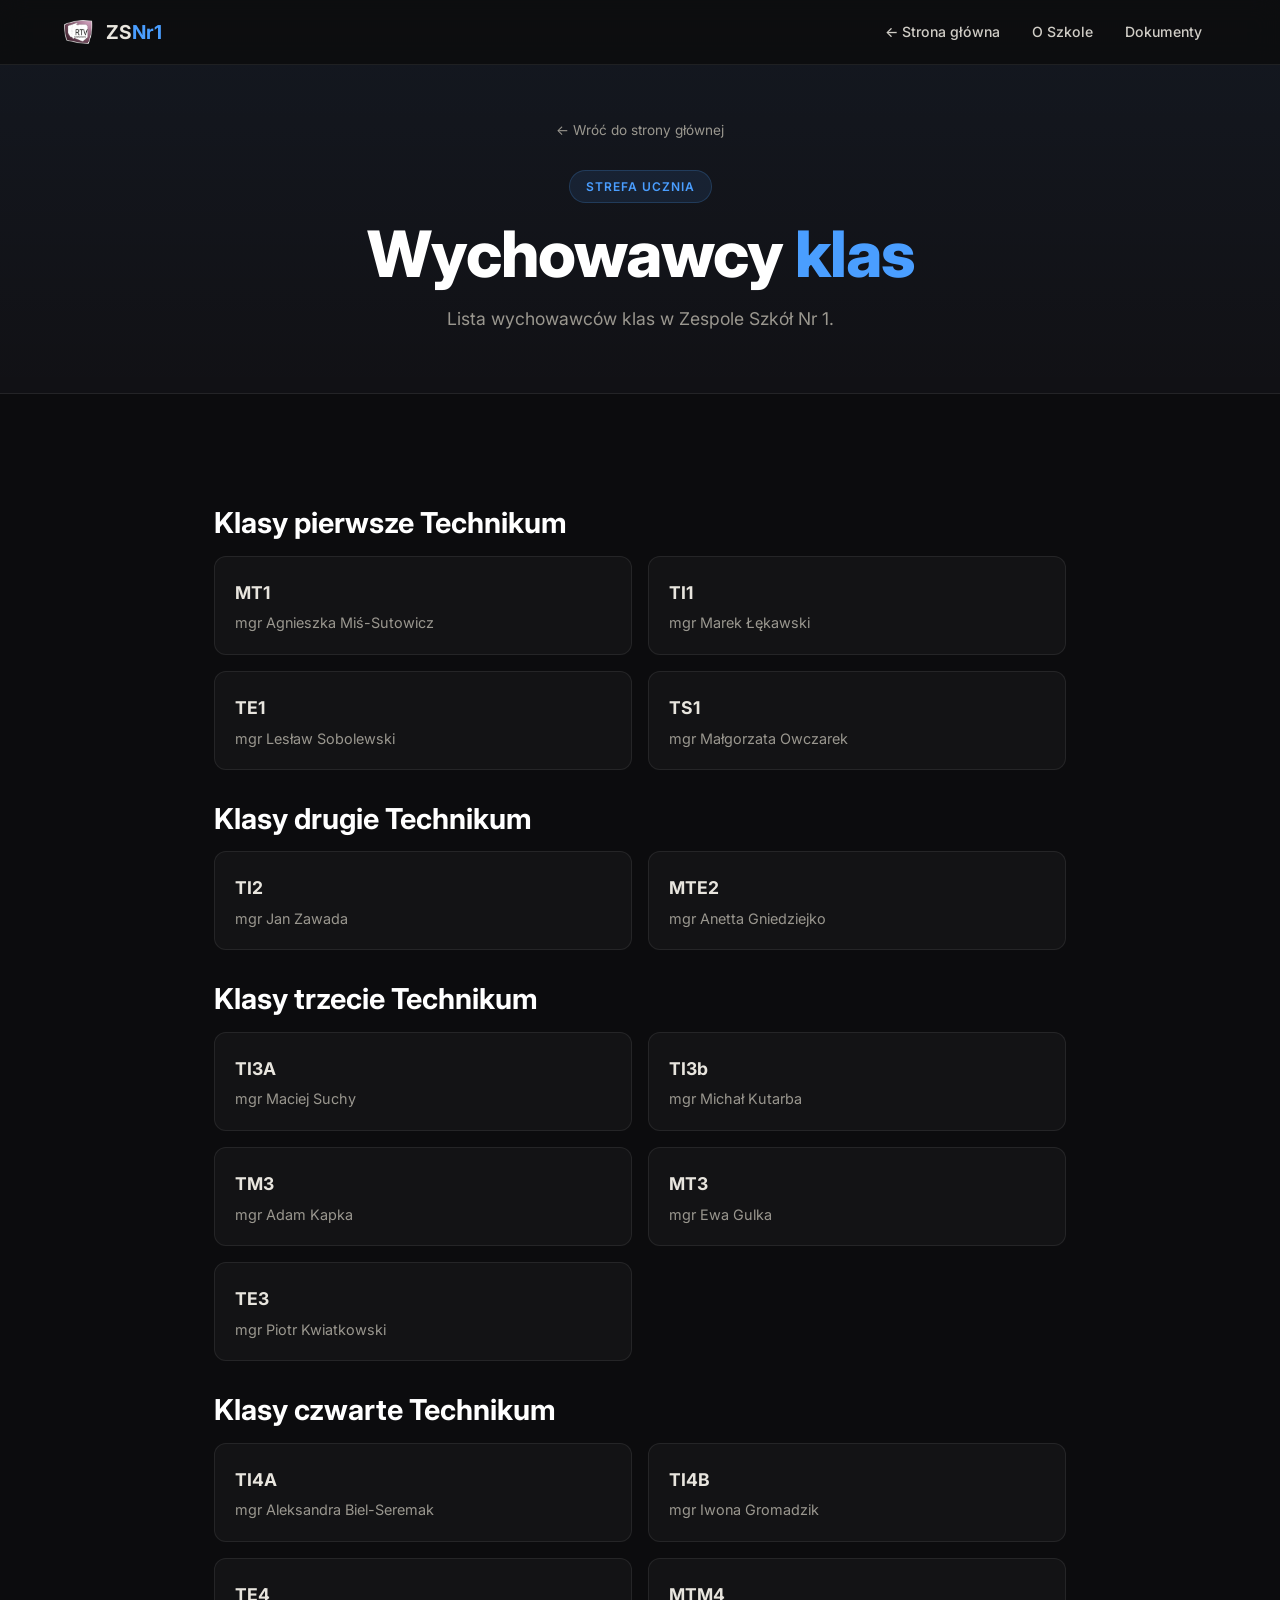
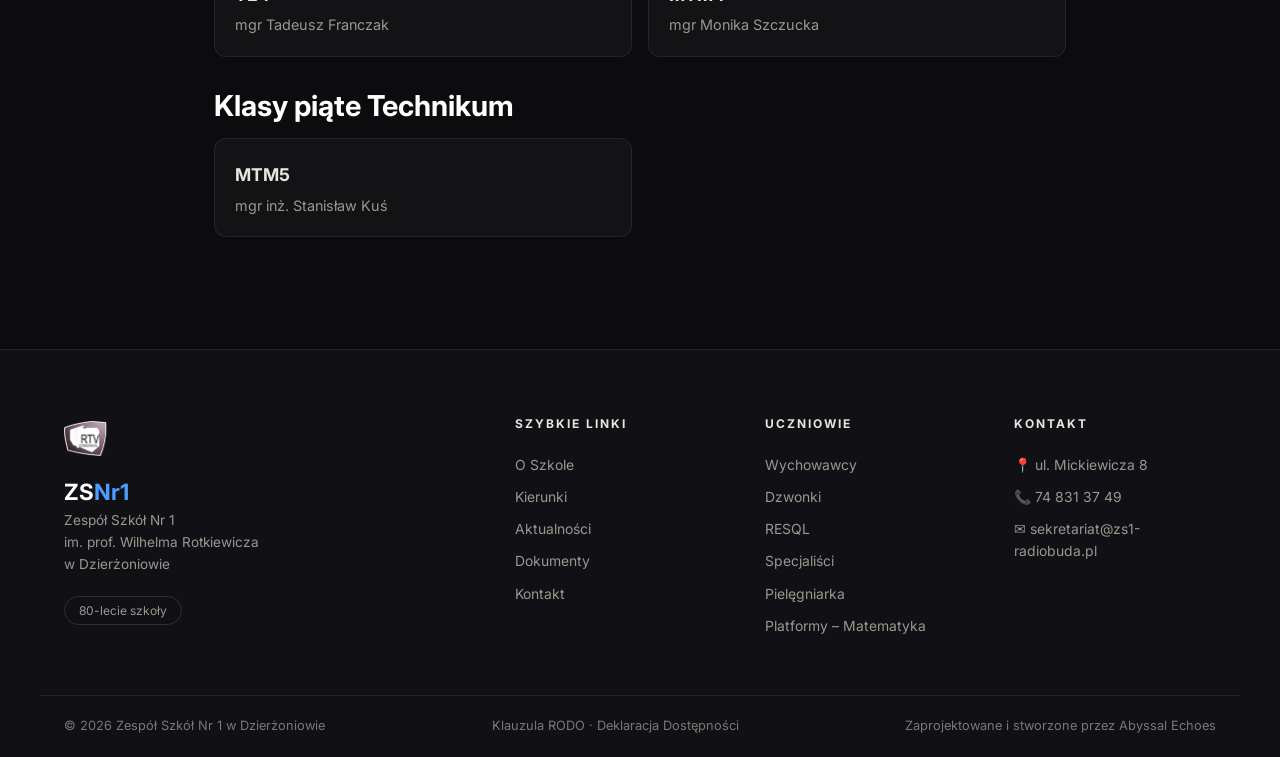
<file: uczniowie/wychowawcy.html>
<!DOCTYPE html>
<html lang="pl">
<head>
<meta charset="UTF-8">
<meta name="viewport" content="width=device-width, initial-scale=1.0">
<title>Wychowawcy – Radiobuda ZS Nr 1 Dzierżoniów</title>
<link rel="preconnect" href="https://fonts.googleapis.com">
<link href="https://fonts.googleapis.com/css2?family=Inter:ital,wght@0,300;0,400;0,500;0,600;0,700;1,300&display=swap" rel="stylesheet">
<link rel="stylesheet" href="../styles.css">
<link rel="shortcut icon" href="../assets/logo.jpg">
</head>
<body>

<nav class="nav" id="nav">
  <div class="nav-wrap">
    <a href="../index.html" class="nav-logo">
      <img src="../assets/logo.jpg" alt="Logo ZS Nr 1" class="nav-logo-img">
      <span>ZS<em>Nr1</em></span>
    </a>
    <ul class="nav-links">
      <li><a href="../index.html" class="nav-link">← Strona główna</a></li>
      <li><a href="../index.html#o-szkole" class="nav-link">O Szkole</a></li>
      <li><a href="../index.html#dokumenty" class="nav-link">Dokumenty</a></li>
    </ul>
  </div>
</nav>

<section class="page-hero">
  <div class="page-hero-bg"></div>
  <div class="wrap page-hero-inner">
    <a href="../index.html" class="back-link">← Wróć do strony głównej</a>
    <div class="hero-badge">Strefa Ucznia</div>
    <h1 class="page-title">Wychowawcy <span>klas</span></h1>
    <p class="page-subtitle">Lista wychowawców klas w Zespole Szkół Nr 1.</p>
  </div>
</section>

<section class="article-page section-padding">
  <div class="wrap article-wrap">
    <div class="static-content">
      <div class="article-body">
        
        <h2>Klasy pierwsze Technikum</h2>
        <div class="data-grid">
          <div class="data-item"><strong>MT1</strong><span>mgr Agnieszka Miś-Sutowicz</span></div>
          <div class="data-item"><strong>TI1</strong><span>mgr Marek Łękawski</span></div>
          <div class="data-item"><strong>TE1</strong><span>mgr Lesław Sobolewski</span></div>
          <div class="data-item"><strong>TS1</strong><span>mgr Małgorzata Owczarek</span></div>
        </div>

        <h2>Klasy drugie Technikum</h2>
        <div class="data-grid">
          <div class="data-item"><strong>TI2</strong><span>mgr Jan Zawada</span></div>
          <div class="data-item"><strong>MTE2</strong><span>mgr Anetta Gniedziejko</span></div>
        </div>

        <h2>Klasy trzecie Technikum</h2>
        <div class="data-grid">
          <div class="data-item"><strong>TI3A</strong><span>mgr Maciej Suchy</span></div>
          <div class="data-item"><strong>TI3b</strong><span>mgr Michał Kutarba</span></div>
          <div class="data-item"><strong>TM3</strong><span>mgr Adam Kapka</span></div>
          <div class="data-item"><strong>MT3</strong><span>mgr Ewa Gulka</span></div>
          <div class="data-item"><strong>TE3</strong><span>mgr Piotr Kwiatkowski</span></div>
        </div>

        <h2>Klasy czwarte Technikum</h2>
        <div class="data-grid">
          <div class="data-item"><strong>TI4A</strong><span>mgr Aleksandra Biel-Seremak</span></div>
          <div class="data-item"><strong>TI4B</strong><span>mgr Iwona Gromadzik</span></div>
          <div class="data-item"><strong>TE4</strong><span>mgr Tadeusz Franczak</span></div>
          <div class="data-item"><strong>MTM4</strong><span>mgr Monika Szczucka</span></div>
        </div>

        <h2>Klasy piąte Technikum</h2>
        <div class="data-grid">
          <div class="data-item"><strong>MTM5</strong><span>mgr inż. Stanisław Kuś</span></div>
        </div>

      </div>
      </div>
    </div>
  </div>
</section>

<footer class="footer">
  <div class="wrap footer-inner">
    <div class="footer-brand">
      <img src="../assets/logo.jpg" alt="Logo" class="footer-logo-img">
      <div>
        <div class="footer-logo-text">ZS<em>Nr1</em></div>
        <p>Zespół Szkół Nr 1<br>im. prof. Wilhelma Rotkiewicza<br>w Dzierżoniowie</p>
      </div>
      <div class="footer-anniversary">80-lecie szkoły</div>
    </div>
    <div class="footer-col">
      <h5>Szybkie linki</h5>
      <ul>
        <li><a href="../index.html#o-szkole">O Szkole</a></li>
        <li><a href="../index.html#kierunki">Kierunki</a></li>
        <li><a href="../index.html#aktualnosci">Aktualności</a></li>
        <li><a href="../index.html#dokumenty">Dokumenty</a></li>
        <li><a href="../index.html#kontakt">Kontakt</a></li>
      </ul>
    </div>
    <div class="footer-col">
      <h5>Uczniowie</h5>
      <ul>
        <li><a href="wychowawcy.html">Wychowawcy</a></li>
        <li><a href="dzwonki.html">Dzwonki</a></li>
        <li><a href="resql.html">RESQL</a></li>
        <li><a href="specjalisci.html">Specjaliści</a></li>
        <li><a href="pielegniarki.html">Pielęgniarka</a></li>
        <li><a href="matematyka.html">Platformy – Matematyka</a></li>
      </ul>
    </div>
    <div class="footer-col">
      <h5>Kontakt</h5>
      <ul>
        <li>📍 ul. Mickiewicza 8</li>
        <li>📞 <a href="tel:+48748313749">74 831 37 49</a></li>
        <li>✉ <a href="mailto:sekretariat@zs1-radiobuda.pl">sekretariat@zs1-radiobuda.pl</a></li>
      </ul>
    </div>
  </div>
  <div class="footer-bottom">
    <p>&copy; 2026 Zespół Szkół Nr 1 w Dzierżoniowie</p>
    <p><a href="../docs/rodo.pdf">Klauzula RODO</a> · <a href="../dostepnosc.html">Deklaracja Dostępności</a></p>
    <p>Zaprojektowane i stworzone przez <a href="https://abyssalechoes.com/" target="_blank" rel="noopener">Abyssal Echoes</a></p>
  </div>
</footer>

<script src="../script.js"></script>
</body>
</html>
</file>
<file: styles.css>
*{margin:0;padding:0;box-sizing:border-box}
html{scroll-behavior:smooth;font-size:16px}
body{font-family:'Inter',sans-serif;background:#0c0c0e;color:#e8e6e0;line-height:1.6;-webkit-font-smoothing:antialiased}
img{max-width:100%;display:block}
a{color:inherit;text-decoration:none;transition:color .2s,opacity .2s}
ul{list-style:none}

:root{
  --bg:#0c0c0e;
  --bg2:#111115;
  --bg3:#16161a;
  --clay:#e8e5de;
  --clay-mid:#d0cdc6;
  --clay-dim:#9a978f;
  --accent:#4a9eff;
  --accent-d:#2563eb;
  --border:rgba(255,255,255,.08);
  --border-light:rgba(255,255,255,.12);
  --white:#ffffff;
  --text-muted:#7a7872;
}

.wrap{max-width:1200px;margin:0 auto;padding:0 24px}
.hidden{display:none!important}
.section{padding:96px 0}
.section-dark{background:var(--bg2)}
.section-clay{background:var(--bg3)}

.section-head{text-align:center;margin-bottom:56px}
.section-head-row{display:flex;align-items:flex-start;justify-content:space-between;flex-wrap:wrap;gap:20px;margin-bottom:48px}

.section-eyebrow{font-size:.75rem;font-weight:600;letter-spacing:3px;text-transform:uppercase;color:var(--accent);margin-bottom:10px}
.section-eyebrow.light{color:#93c5fd}
.section-desc{color:var(--clay-dim);margin-top:8px}

h2{font-size:clamp(2rem,3.5vw,2.8rem);font-weight:700;color:var(--clay);line-height:1.15}
h2.light{color:#fff}
.body-text{color:var(--clay-dim);margin-bottom:16px;font-size:1rem}
.link-arrow{display:inline-block;color:var(--accent);font-size:.9rem;font-weight:500;margin-right:20px;margin-top:12px}
.link-arrow:hover{color:#fff}

.btn-primary{
  display:inline-block;background:var(--accent);color:#fff;
  padding:14px 28px;border-radius:6px;font-weight:600;font-size:.9rem;
  transition:background .2s,transform .15s;border:none;cursor:pointer
}
.btn-primary:hover{background:var(--accent-d);transform:translateY(-1px);color:#fff}
.btn-ghost{
  display:inline-block;border:1px solid var(--border-light);color:var(--clay-mid);
  padding:13px 27px;border-radius:6px;font-weight:500;font-size:.9rem;
  transition:all .2s;cursor:pointer
}
.btn-ghost:hover{border-color:rgba(255,255,255,.3);color:#fff}

.nav{
  position:fixed;top:0;left:0;right:0;z-index:900;
  background:rgba(12,12,14,.85);backdrop-filter:blur(12px);
  border-bottom:1px solid var(--border);
  transition:box-shadow .3s
}
.nav.scrolled{box-shadow:0 4px 24px rgba(0,0,0,.4)}
.nav-wrap{max-width:1200px;margin:0 auto;padding:0 24px;height:64px;display:flex;align-items:center;justify-content:space-between}
.nav-logo{display:flex;align-items:center;gap:10px;font-size:1.2rem;font-weight:700;color:var(--clay)}
.nav-logo-img{width:32px;height:32px;border-radius:4px;object-fit:contain}
.nav-logo em{color:var(--accent);font-style:normal}
.nav-links{display:flex;align-items:center;gap:4px}
.nav-link{display:block;padding:8px 14px;border-radius:6px;font-size:.88rem;font-weight:500;color:var(--clay-mid);transition:color .2s,background .2s}
.nav-link:hover,.nav-link.active{color:#fff;background:rgba(255,255,255,.07)}
.nav-link-gold{font-weight:600;background:linear-gradient(110deg,#ffd700 30%,#fff 50%,#ffd700 70%);background-size:200% auto;-webkit-background-clip:text;-webkit-text-fill-color:transparent;animation:shine-text 3s linear infinite;text-shadow:0 0 12px rgba(255,215,0,.4);position:relative;z-index:1}
.nav-link-gold:hover{background:linear-gradient(110deg,#ffd700 30%,#fff 50%,#ffd700 70%)!important;background-size:200% auto!important;-webkit-background-clip:text!important;-webkit-text-fill-color:transparent!important;color:transparent!important}
.nav-link-gold::before{content:'';position:absolute;inset:0;background:rgba(255,215,0,.1);border-radius:6px;opacity:0;transition:opacity .2s;z-index:-1}
.nav-link-gold:hover::before{opacity:1}
@keyframes shine-text{to{background-position:-200% center}}
.nav-admin{padding:8px 16px;border:1px solid var(--border-light);border-radius:6px;font-size:.82rem;font-weight:500;color:var(--clay-dim);transition:all .2s}
.nav-admin:hover{border-color:var(--accent);color:var(--accent)}
.burger{display:none;flex-direction:column;gap:5px;background:none;border:none;cursor:pointer;padding:8px}
.burger span{display:block;width:22px;height:1.5px;background:var(--clay-mid);transition:.3s}

.hero{
  min-height:100vh;display:flex;align-items:center;
  position:relative;overflow:hidden;padding-top:64px
}
.hero-img-wrap{position:absolute;inset:0;z-index:0}
.hero-photo{width:100%;height:100%;object-fit:cover;object-position:center;filter:brightness(.95) saturate(.3)}
.hero-clay-overlay{
  position:absolute;inset:0;
  background:linear-gradient(120deg,rgba(12,12,14,.85) 45%,rgba(12,12,14,.7) 100%)
}
.hero-content{position:relative;z-index:2;padding:80px 24px 80px;max-width:1200px;margin:0 auto;width:100%}
.hero-eyebrow{font-size:.72rem;letter-spacing:3px;text-transform:uppercase;color:var(--clay-dim);margin-bottom:24px}
.hero-title{
  font-size:clamp(4rem,9vw,8rem);
  font-weight:900;line-height:.95;
  color:#fff;letter-spacing:-3px;margin-bottom:8px
}
.hero-title span{background:linear-gradient(135deg,#93c5fd,#2563eb);-webkit-background-clip:text;-webkit-text-fill-color:transparent;filter:drop-shadow(0 0 16px rgba(74,158,255,.5))}
.hero-sub{font-size:1.1rem;color:var(--clay-dim);font-weight:300;margin-bottom:32px}
.hero-motto{
  border-left:2px solid var(--accent);padding-left:20px;
  color:var(--clay-mid);font-style:italic;font-size:1rem;font-weight:300;
  margin-bottom:48px;max-width:460px;line-height:1.7
}
.hero-actions{display:flex;gap:12px;flex-wrap:wrap}
.hero-scroll-hint{
  position:absolute;bottom:40px;right:48px;z-index:2;
  display:flex;flex-direction:column;align-items:center;gap:10px;
  color:var(--text-muted);font-size:.72rem;letter-spacing:2px;text-transform:uppercase
}
.hero-scroll-line{width:1px;height:60px;background:linear-gradient(to bottom,var(--accent),transparent);animation:scrollline 2s infinite}
@keyframes scrollline{0%{transform:scaleY(0);transform-origin:top}50%{transform:scaleY(1);transform-origin:top}100%{transform:scaleY(1);opacity:0}}

.stats-strip{background:var(--bg3);border-top:1px solid var(--border);border-bottom:1px solid var(--border);padding:32px 0}
.stats-grid{display:grid;grid-template-columns:repeat(4,1fr);text-align:center;gap:0}
.stat-item{padding:8px;border-right:1px solid var(--border)}
.stat-item:last-child{border-right:none}
.stat-item strong{display:block;font-size:2.2rem;font-weight:700;color:#fff;letter-spacing:-1px;line-height:1}
.stat-item span{font-size:.78rem;color:var(--clay-dim);text-transform:uppercase;letter-spacing:1px;margin-top:4px;display:block}

.section-split{display:grid;grid-template-columns:1fr 1fr;gap:80px;align-items:center}
.about-links{margin-top:28px}
.clay-card-school{position:relative;border-radius:12px;overflow:hidden}
.clay-card-school img{width:100%;height:400px;object-fit:contain;filter:grayscale(.6) brightness(.9)}
.clay-year-badge{
  position:absolute;bottom:20px;right:20px;
  background:rgba(12,12,14,.85);backdrop-filter:blur(8px);
  border:1px solid var(--border-light);color:var(--clay-mid);
  padding:8px 16px;border-radius:20px;font-size:.8rem;font-weight:500
}

.courses-grid{display:grid;grid-template-columns:repeat(3,1fr);gap:1px;background:var(--border)}
.course-card{background:var(--bg);overflow:hidden;transition:background .3s}
.course-card:hover{background:var(--bg3)}
.course-img{position:relative;aspect-ratio:16/10;overflow:hidden}
.course-img img{width:100%;height:100%;object-fit:contain;filter:grayscale(.7) brightness(.5);transition:filter .4s}
.course-card:hover .course-img img{filter:grayscale(.4) brightness(.9)}
.course-clay-overlay{position:absolute;inset:0;background:linear-gradient(to top,rgba(12,12,14,) 0%,transparent 100%)}
.course-badge{position:absolute;top:16px;right:16px;background:rgba(74,158,255,.15);border:1px solid rgba(74,158,255,.3);color:var(--accent);font-size:.72rem;font-weight:600;letter-spacing:1px;text-transform:uppercase;padding:4px 10px;border-radius:20px}
.course-body{padding:24px 24px 28px}
.course-body h3{font-size:1.1rem;font-weight:600;color:var(--clay);margin-bottom:8px}
.course-body p{font-size:.85rem;color:var(--clay-dim);line-height:1.6}
.courses-cta{text-align:center;margin-top:48px}

.news-filters{display:flex;gap:8px;flex-wrap:wrap}
.news-filter-btn{
  padding:8px 18px;border-radius:20px;font-size:.82rem;font-weight:500;
  border:1px solid var(--border);color:var(--clay-dim);background:none;
  cursor:pointer;transition:all .2s
}
.news-filter-btn:hover,.news-filter-btn.active{background:var(--accent);border-color:var(--accent);color:#fff}
.news-grid{display:grid;grid-template-columns:repeat(3,1fr);gap:24px}
.news-card{background:var(--bg3);border:1px solid var(--border);border-radius:10px;overflow:hidden;transition:border-color .3s,transform .3s}
.news-card:hover{border-color:var(--border-light);transform:translateY(-3px)}
.news-card-img{aspect-ratio:16/10;overflow:hidden;background:var(--bg2)}
.news-card-img img{width:100%;height:100%;object-fit:contain;filter:grayscale(.3);transition:filter .4s,transform .4s}
.news-card:hover .news-card-img img{filter:grayscale(0);transform:scale(1.04)}
.news-card-body{padding:20px}
.news-card-meta{display:flex;align-items:center;justify-content:space-between;margin-bottom:10px}
.news-card-date{font-size:.75rem;color:var(--text-muted)}
.news-card-cat{font-size:.72rem;font-weight:600;letter-spacing:.5px;text-transform:uppercase;color:var(--accent)}
.news-card-title{font-size:1rem;font-weight:600;color:var(--clay);margin-bottom:8px;line-height:1.4}
.news-card-title a{color:inherit;transition:color .2s}
.news-card-title a:hover{color:#fff}
.news-card-excerpt{font-size:.83rem;color:var(--clay-dim);line-height:1.6}
.news-empty{text-align:center;padding:60px;color:var(--clay-dim)}

.docs-grid{display:grid;grid-template-columns:repeat(4,1fr);gap:40px}
.docs-col h4{font-size:.85rem;font-weight:700;text-transform:uppercase;letter-spacing:.5px;color:var(--clay);margin-bottom:20px;padding-bottom:12px;border-bottom:1px solid var(--border-light)}
.docs-col li{margin-bottom:12px}
.docs-col a{font-size:.88rem;color:var(--clay-dim);display:block;transition:color .2s,padding-left .2s}
.docs-col a:hover{color:var(--accent);padding-left:4px}

.contact-grid{display:grid;grid-template-columns:360px 1fr;gap:60px;align-items:start}
.contact-block{margin-bottom:28px;padding-bottom:28px;border-bottom:1px solid var(--border)}
.contact-block:last-child{border-bottom:none}
.contact-block h4{font-size:.75rem;font-weight:600;letter-spacing:2px;text-transform:uppercase;color:var(--accent);margin-bottom:8px}
.contact-block p{color:var(--clay-mid)}
.contact-block a{color:var(--clay-mid)}
.contact-block a:hover{color:#fff}
.account{font-family:'Inter',monospace;font-size:.9rem;background:var(--bg3);padding:10px 14px;border-radius:6px;border:1px solid var(--border);display:inline-block;margin-top:4px;color:var(--clay)}
.contact-block small{color:var(--text-muted);font-size:.8rem}

.footer{background:var(--bg2);border-top:1px solid var(--border);padding:64px 0 0}
.footer-inner{display:grid;grid-template-columns:2fr 1fr 1fr 1fr;gap:48px;padding-bottom:48px}
.footer-brand{display:flex;flex-direction:column;gap:12px}
.footer-logo-img{width:48px;height:48px;border-radius:6px;object-fit:contain;filter:grayscale(.4)}
.footer-logo-text{font-size:1.4rem;font-weight:700;color:#fff}
.footer-logo-text em{color:var(--accent);font-style:normal}
.footer-brand p{font-size:.85rem;color:var(--clay-dim)}
.footer-anniversary{display:inline-block;padding:4px 14px;border:1px solid var(--border-light);border-radius:20px;font-size:.75rem;color:var(--clay-dim);margin-top:8px;align-self:flex-start}
.footer-col h5{font-size:.75rem;font-weight:700;text-transform:uppercase;letter-spacing:2px;color:var(--clay);margin-bottom:20px}
.footer-col li{margin-bottom:10px;font-size:.87rem;color:var(--clay-dim)}
.footer-col a{color:var(--clay-dim);transition:color .2s}
.footer-col a:hover{color:#fff}
.footer-bottom{border-top:1px solid var(--border);padding:20px 24px;max-width:1200px;margin:0 auto;display:flex;justify-content:space-between;align-items:center;flex-wrap:wrap;gap:10px}
.footer-bottom p{font-size:.8rem;color:var(--text-muted)}
.footer-bottom a{color:var(--text-muted);transition:color .2s}
.footer-bottom a:hover{color:var(--clay-mid)}

@media(max-width:900px){
  .nav-links{display:none;position:fixed;top:64px;left:0;right:0;bottom:0;background:var(--bg);flex-direction:column;align-items:stretch;padding:24px;gap:4px;overflow-y:auto}
  .nav-links.open{display:flex}
  .nav-link{padding:14px;border-radius:8px}
  .burger{display:flex}
  .stats-grid{grid-template-columns:repeat(2,1fr)}
  .stat-item:nth-child(2){border-right:none}
  .stat-item:nth-child(3){border-right:1px solid var(--border)}
  .section-split{grid-template-columns:1fr;gap:40px}
  .courses-grid{grid-template-columns:1fr}
  .news-grid{grid-template-columns:1fr}
  .section-head-row{flex-direction:column}
  .docs-grid{grid-template-columns:1fr 1fr;gap:32px}
  .contact-grid{grid-template-columns:1fr}
  .footer-inner{grid-template-columns:1fr 1fr;gap:32px}
  .hero-title{letter-spacing:-2px}
  .hero-scroll-hint{display:none}
}
@media(max-width:600px){
  .docs-grid,.footer-inner{grid-template-columns:1fr}
  .stat-item:nth-child(2){border-right:1px solid var(--border)}
  .stat-item:nth-child(3){border-right:none}
}

.page-hero{background:var(--bg2);padding:120px 24px 60px;position:relative;overflow:hidden;text-align:center;border-bottom:1px solid var(--border)}
.page-hero-bg{position:absolute;inset:0;background:linear-gradient(to bottom,rgba(74,158,255,.05),transparent);pointer-events:none}
.page-hero-inner{position:relative;z-index:2;display:flex;flex-direction:column;align-items:center;gap:16px}
.back-link{font-size:.85rem;color:var(--clay-dim);display:inline-block;margin-bottom:12px}
.back-link:hover{color:#fff}
.hero-badge{display:inline-block;padding:6px 16px;background:rgba(74,158,255,.1);border:1px solid rgba(74,158,255,.2);color:var(--accent);font-size:.75rem;font-weight:600;letter-spacing:1px;text-transform:uppercase;border-radius:20px}
.page-title{font-size:clamp(2.5rem,5vw,4rem);font-weight:800;color:#fff;line-height:1.1;letter-spacing:-1px}
.page-title span{color:var(--accent)}
.page-subtitle{font-size:1.1rem;color:var(--clay-dim);max-width:600px;margin:0 auto}

.article-page{background:var(--bg)}
.section-padding{padding:80px 0}
.article-wrap{max-width:900px;margin:0 auto}

.card-list-group{margin-bottom:48px}
.group-title{font-size:1.5rem;color:var(--clay);margin-bottom:24px;padding-bottom:12px;border-bottom:1px solid var(--border-light)}
.card-grid{display:grid;gap:20px}
.card-grid-1{grid-template-columns:1fr}
.card-grid-2{grid-template-columns:repeat(auto-fit,minmax(300px,1fr))}

.person-card{background:var(--bg3);border:1px solid var(--border);border-radius:12px;padding:24px;transition:transform .2s,border-color .2s;text-decoration:none;display:block}
.person-card:hover{border-color:var(--border-light);transform:translateY(-2px)}
.person-info{display:flex;align-items:center;gap:20px}
.person-icon{font-size:2.5rem;opacity:.8}
.person-details h3{font-size:1.2rem;color:var(--clay);margin-bottom:4px}
.person-details p{color:var(--clay-dim);font-size:.95rem;line-height:1.5;margin:0}

.person-center{padding:40px;text-align:center}
.person-center h2{font-size:1.8rem;margin-bottom:10px;color:#fff}
.person-role{color:var(--accent);font-weight:600;margin-bottom:30px;letter-spacing:1px;font-size:.85rem;text-transform:uppercase}
.schedule-box{background:rgba(255,255,255,.03);border:1px solid var(--border);border-radius:12px;padding:30px;text-align:left}
.schedule-box h3{font-size:1.2rem;color:#fff;margin-bottom:20px;text-align:center}
.schedule-list{list-style:none;color:var(--clay-dim);font-size:1.1rem;line-height:2;padding:0;margin:0}
.schedule-list li{display:flex;justify-content:space-between;border-bottom:1px solid rgba(255,255,255,0.05);padding-bottom:10px;margin-bottom:10px}
.schedule-list li:last-child{border-bottom:none;margin-bottom:0;padding-bottom:0}
.schedule-list strong{color:var(--clay)}

.math-platforms{display:flex;flex-direction:column;gap:24px}
.platform-card{background:rgba(255,255,255,.02);border:1px solid var(--border);border-radius:12px;padding:32px;transition:transform .2s,background .2s,border-color .2s}
.platform-card:hover{background:rgba(74,158,255,.03);border-color:rgba(74,158,255,.2);transform:translateY(-2px)}
.platform-header{display:flex;align-items:center;justify-content:space-between;margin-bottom:16px;flex-wrap:wrap;gap:12px}
.platform-title{font-size:1.5rem;font-weight:700;color:#fff;display:flex;align-items:center;gap:12px;margin:0}
.platform-title::before{content:'\1F4D0';font-size:1.8rem;opacity:.9}
.platform-links{display:flex;gap:12px}
.platform-btn{display:inline-block;padding:8px 16px;background:rgba(74,158,255,.1);color:var(--accent);border-radius:6px;font-size:.85rem;font-weight:500;text-decoration:none;transition:background .2s,color .2s}
.platform-btn:hover{background:var(--accent);color:#fff}
.platform-desc{font-size:1rem;color:var(--clay-dim);line-height:1.7;margin:0}

.data-grid{display:grid;grid-template-columns:repeat(auto-fill,minmax(280px,1fr));gap:16px;margin-bottom:32px}
.data-item{background:rgba(255,255,255,.03);border:1px solid rgba(255,255,255,.08);padding:20px;border-radius:12px;transition:transform .2s,background .2s}
.data-item:hover{background:rgba(255,255,255,.05);transform:translateY(-2px)}
.data-item strong{display:block;color:#fff;font-size:1.1rem;margin-bottom:4px}
.data-item span{display:block;color:var(--clay-dim);font-size:.9rem;line-height:1.5;margin:0}
.data-item.center{text-align:center}
.data-item.center strong{font-size:1.4rem}
.data-item.center span{color:var(--accent);font-weight:600;text-transform:uppercase;letter-spacing:1px}

.article-hero-img{margin-bottom:32px;border-radius:12px;overflow:hidden;aspect-ratio:21/6;background:var(--bg2)}
.article-hero-img img{width:100%;height:100%;object-fit:cover;filter:grayscale(.2) brightness(.8)}
.static-content h1{font-size:clamp(1.8rem,4vw,2.6rem);font-weight:700;color:#fff;margin-bottom:28px;line-height:1.2}
.article-body{font-size:1rem;line-height:1.8;color:var(--clay-dim)}
.article-body h2{color:#fff;margin-top:32px;margin-bottom:16px;font-size:1.8rem}
.article-body p{margin-bottom:16px}
.article-body strong{color:var(--clay)}

.kadra-photo-wrap{
  position:relative;
  border-radius:12px;
  overflow:hidden;
  margin-bottom:40px;
  aspect-ratio:21/8;
  border:1px solid var(--border-light);
  box-shadow:0 8px 40px rgba(0,0,0,0.5);
  transition:box-shadow .4s,border-color .4s;
}
.kadra-photo-wrap:hover{
  box-shadow:0 12px 56px rgba(74,158,255,0.12),0 8px 32px rgba(0,0,0,0.6);
  border-color:rgba(74,158,255,0.2);
}
.kadra-photo-img{
  width:100%;
  height:100%;
  object-fit:cover;
  object-position:center 35%;
  filter:grayscale(0.25) brightness(0.75);
  transition:filter .8s ease, transform .8s ease;
  display:block;
}
.kadra-photo-wrap:hover .kadra-photo-img{
  filter:grayscale(0.08) brightness(0.88);
  transform:scale(1.025);
}
.kadra-photo-overlay{
  position:absolute;
  inset:0;
  background:
    linear-gradient(to bottom,
      rgba(12,12,14,0.45) 0%,
      rgba(12,12,14,0.05) 35%,
      rgba(12,12,14,0.05) 60%,
      rgba(12,12,14,0.75) 100%),
    linear-gradient(135deg,rgba(74,158,255,0.06) 0%,transparent 55%);
  pointer-events:none;
}
.kadra-photo-caption{
  position:absolute;
  bottom:20px;
  left:24px;
  z-index:2;
  display:flex;
  flex-direction:column;
  align-items:flex-start;
  gap:6px;
}
.kadra-caption-badge{
  display:inline-block;
  padding:5px 14px;
  background:rgba(74,158,255,0.12);
  border:1px solid rgba(74,158,255,0.3);
  backdrop-filter:blur(8px);
  color:var(--accent);
  font-size:.72rem;
  font-weight:600;
  letter-spacing:2px;
  text-transform:uppercase;
  border-radius:20px;
}
.kadra-photo-caption p{
  color:rgba(232,230,224,0.5);
  font-size:.78rem;
  letter-spacing:1.5px;
  text-transform:uppercase;
  font-weight:300;
  margin:0;
}
</file>
